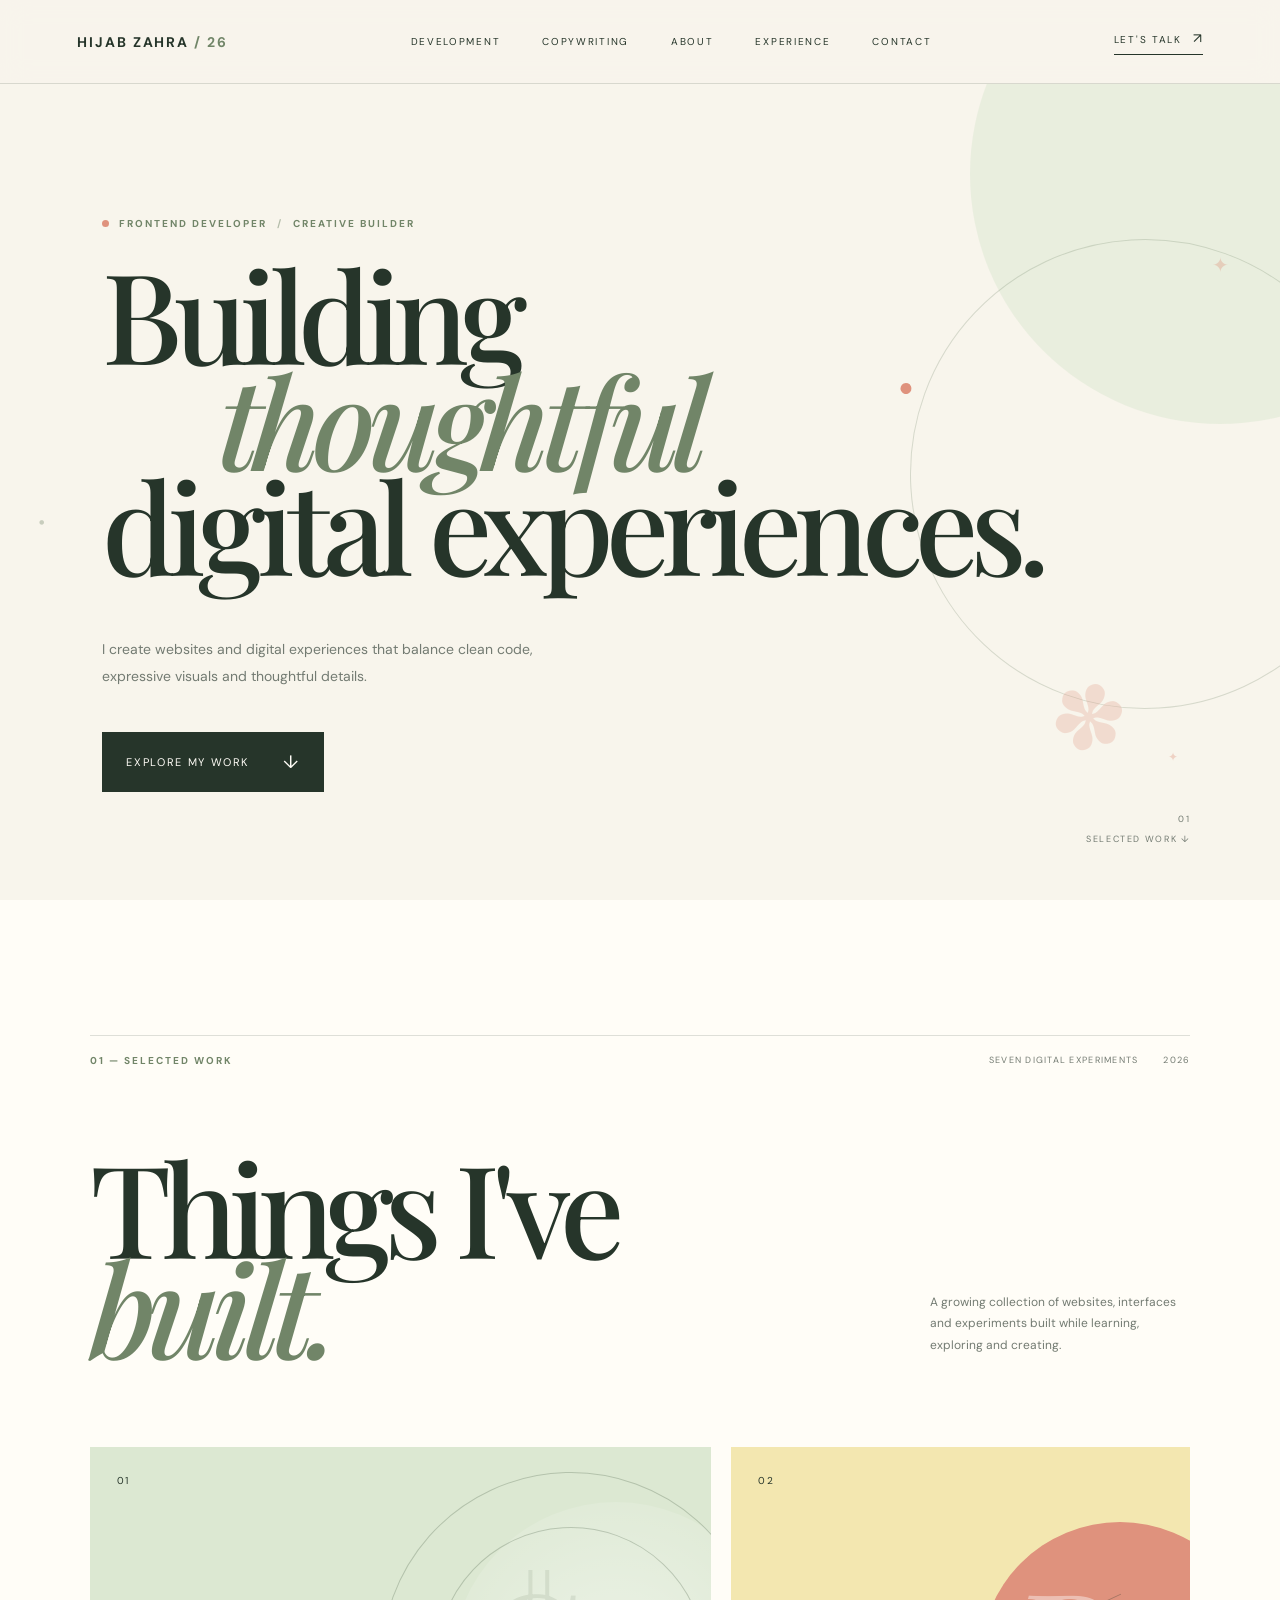
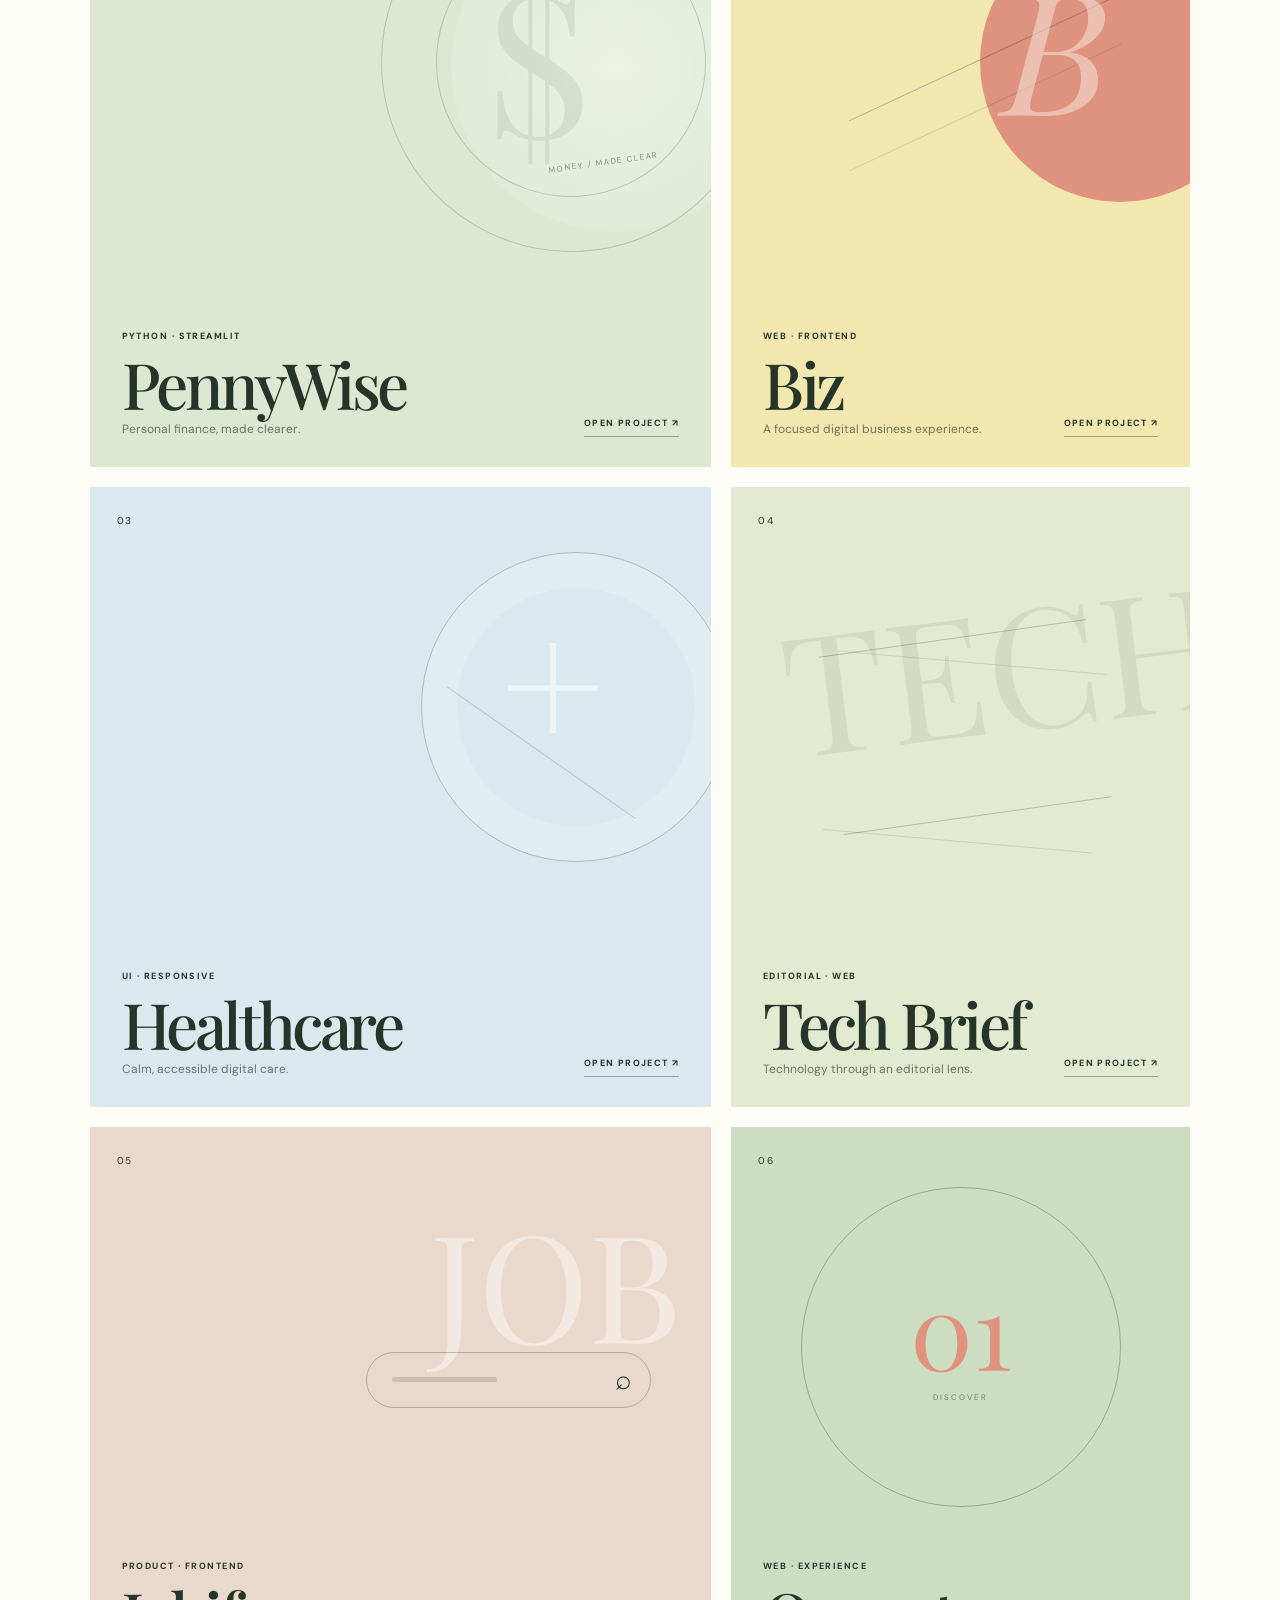
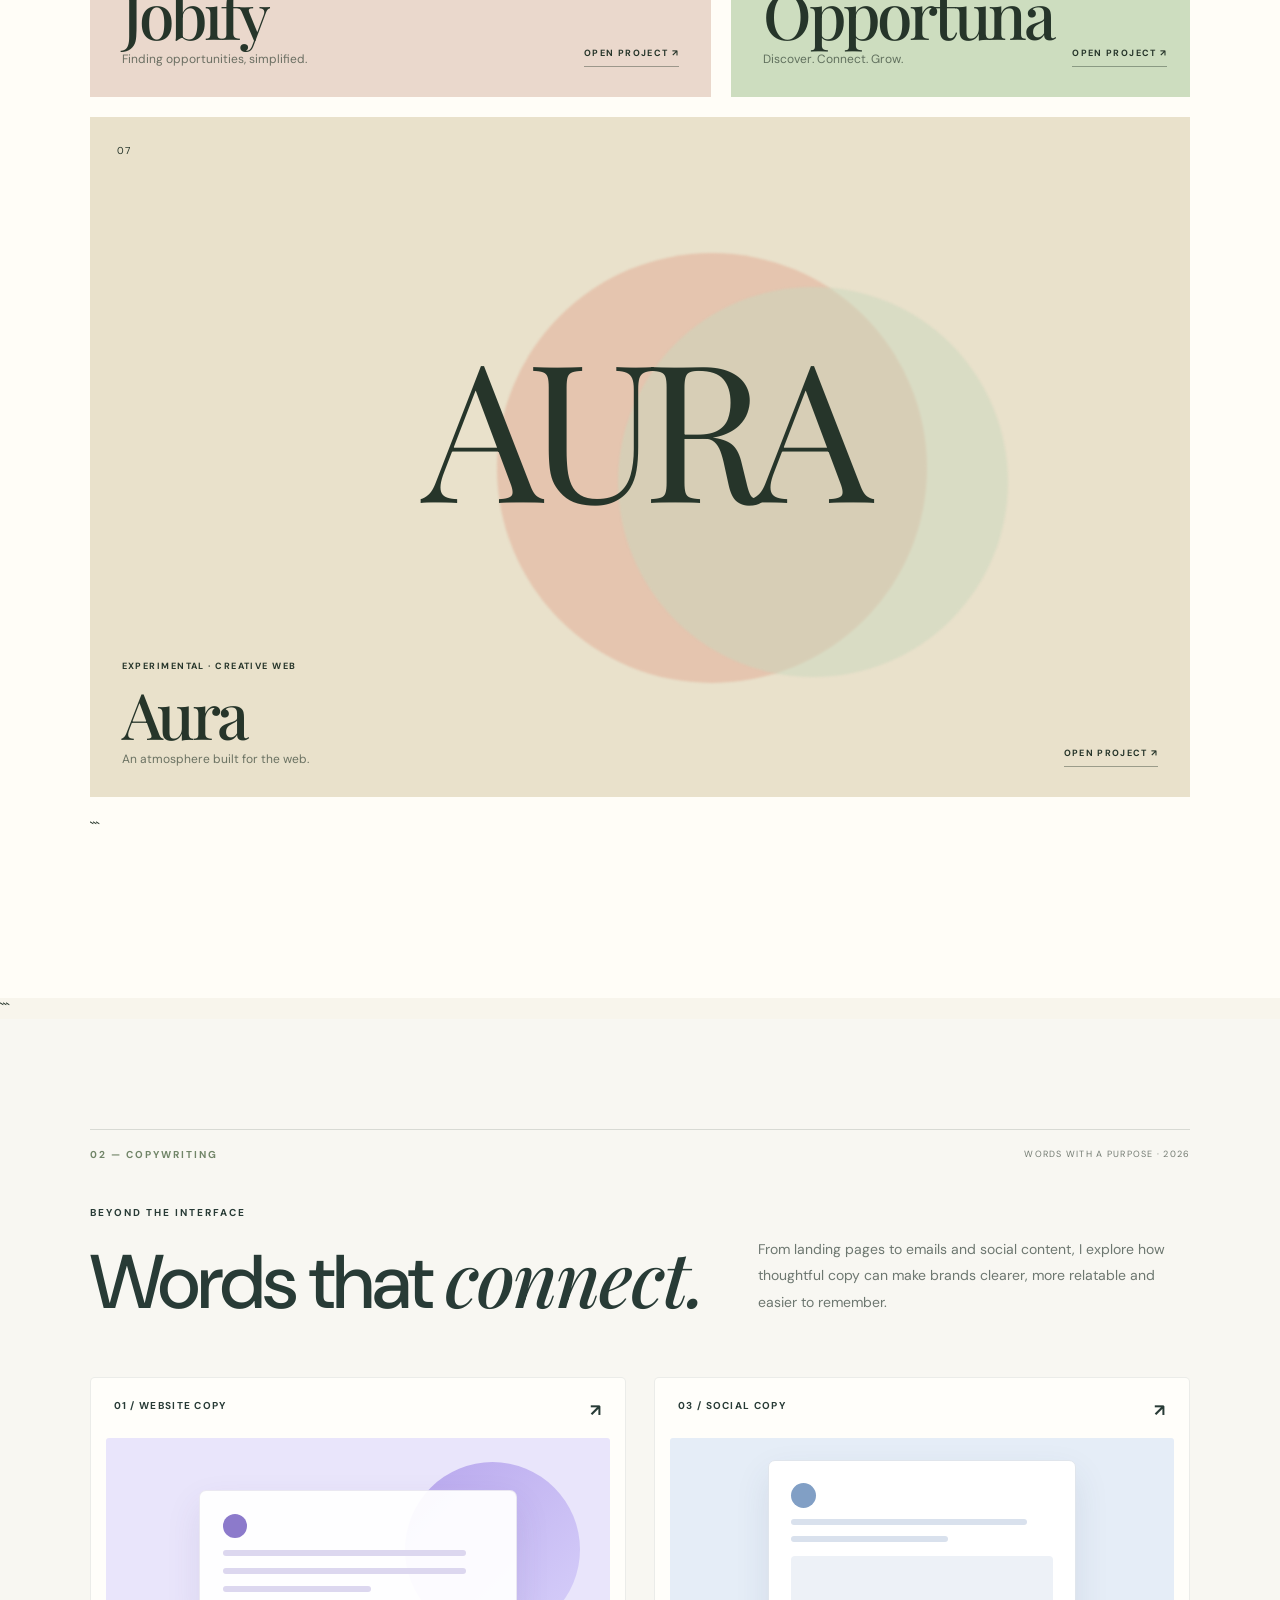
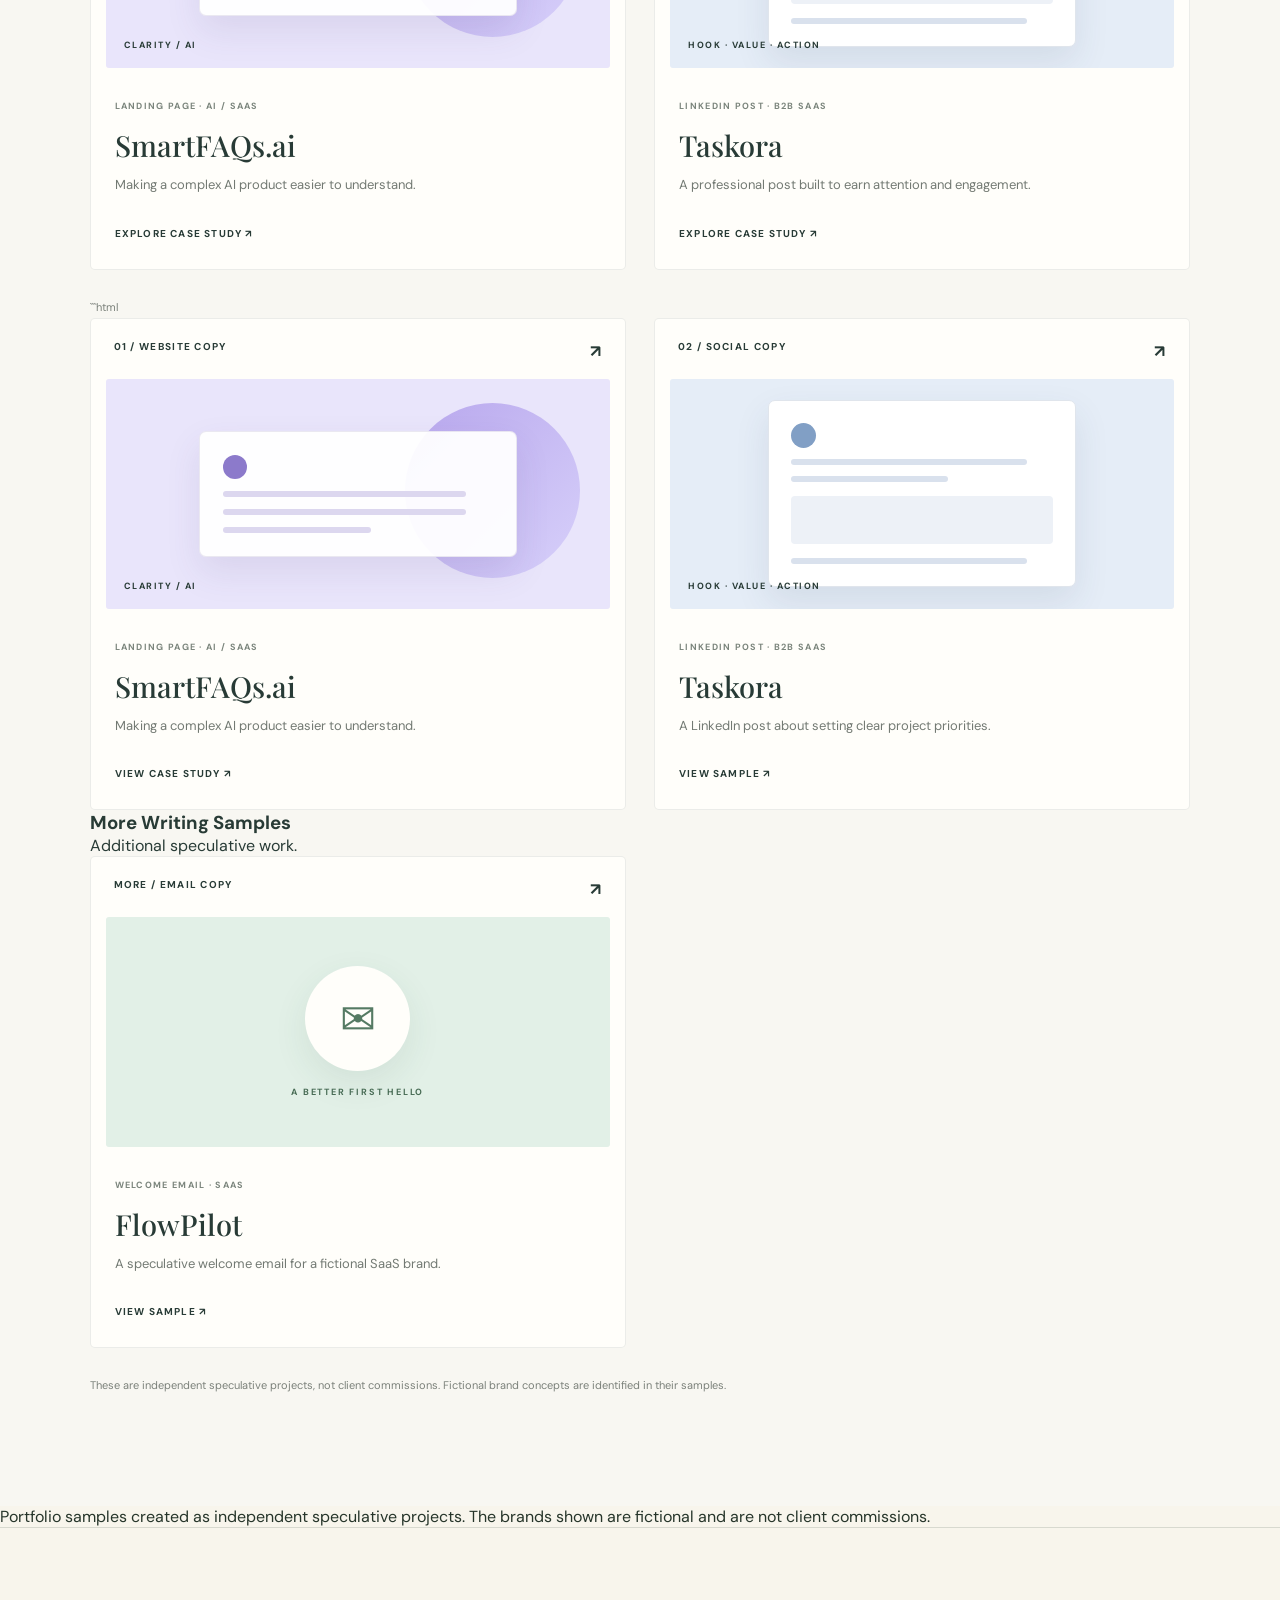
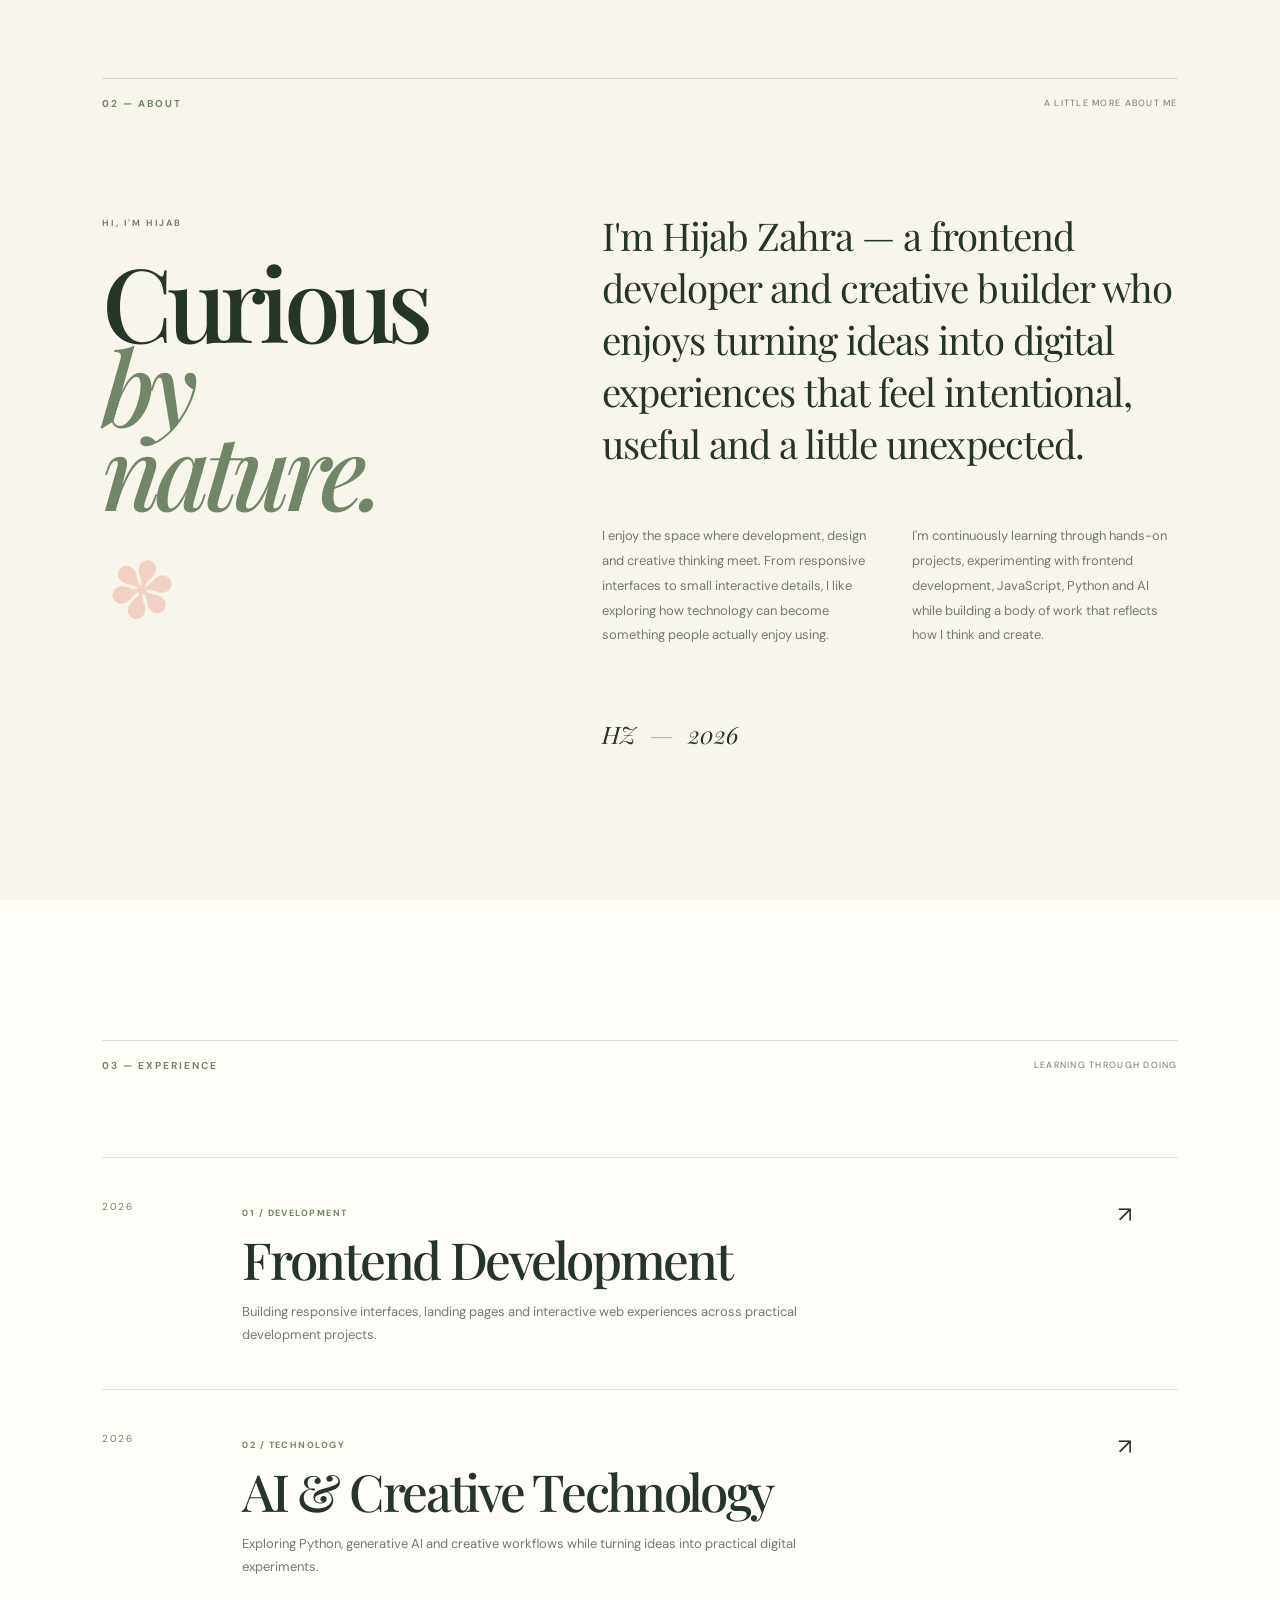
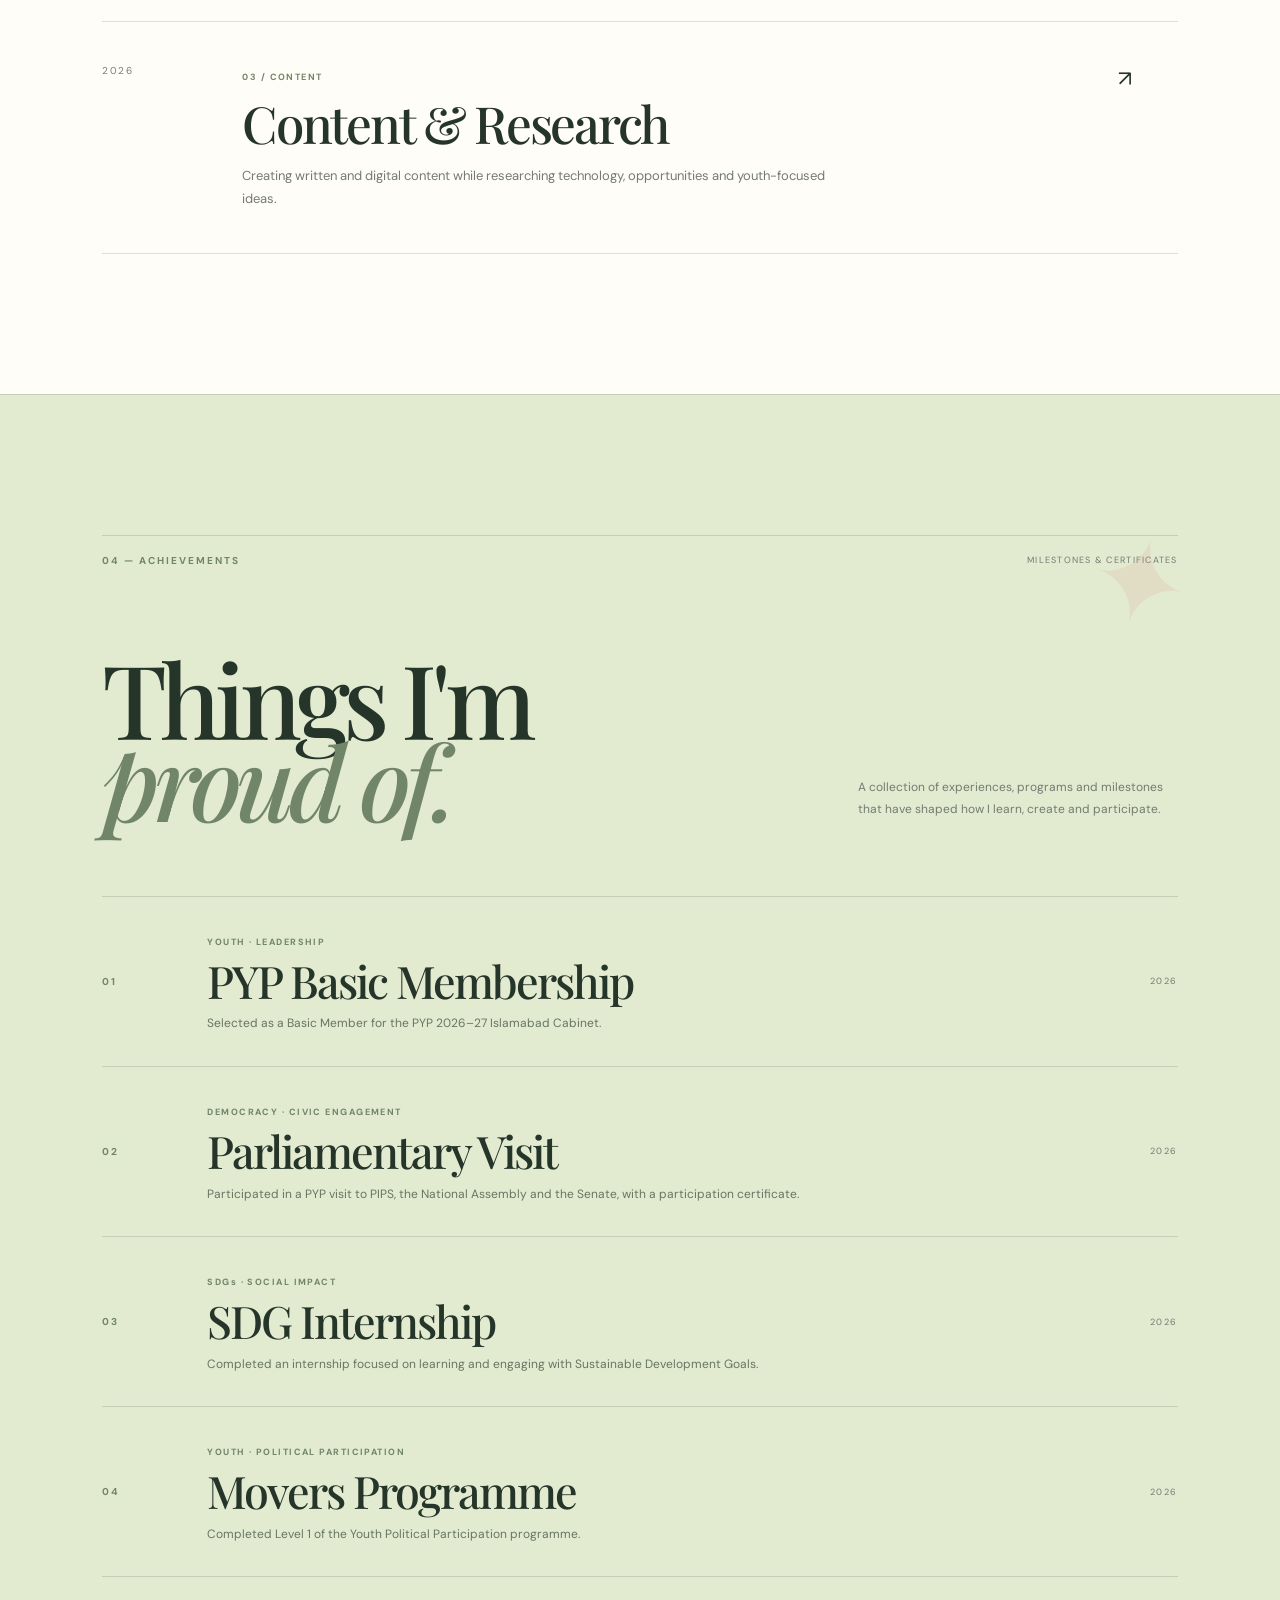
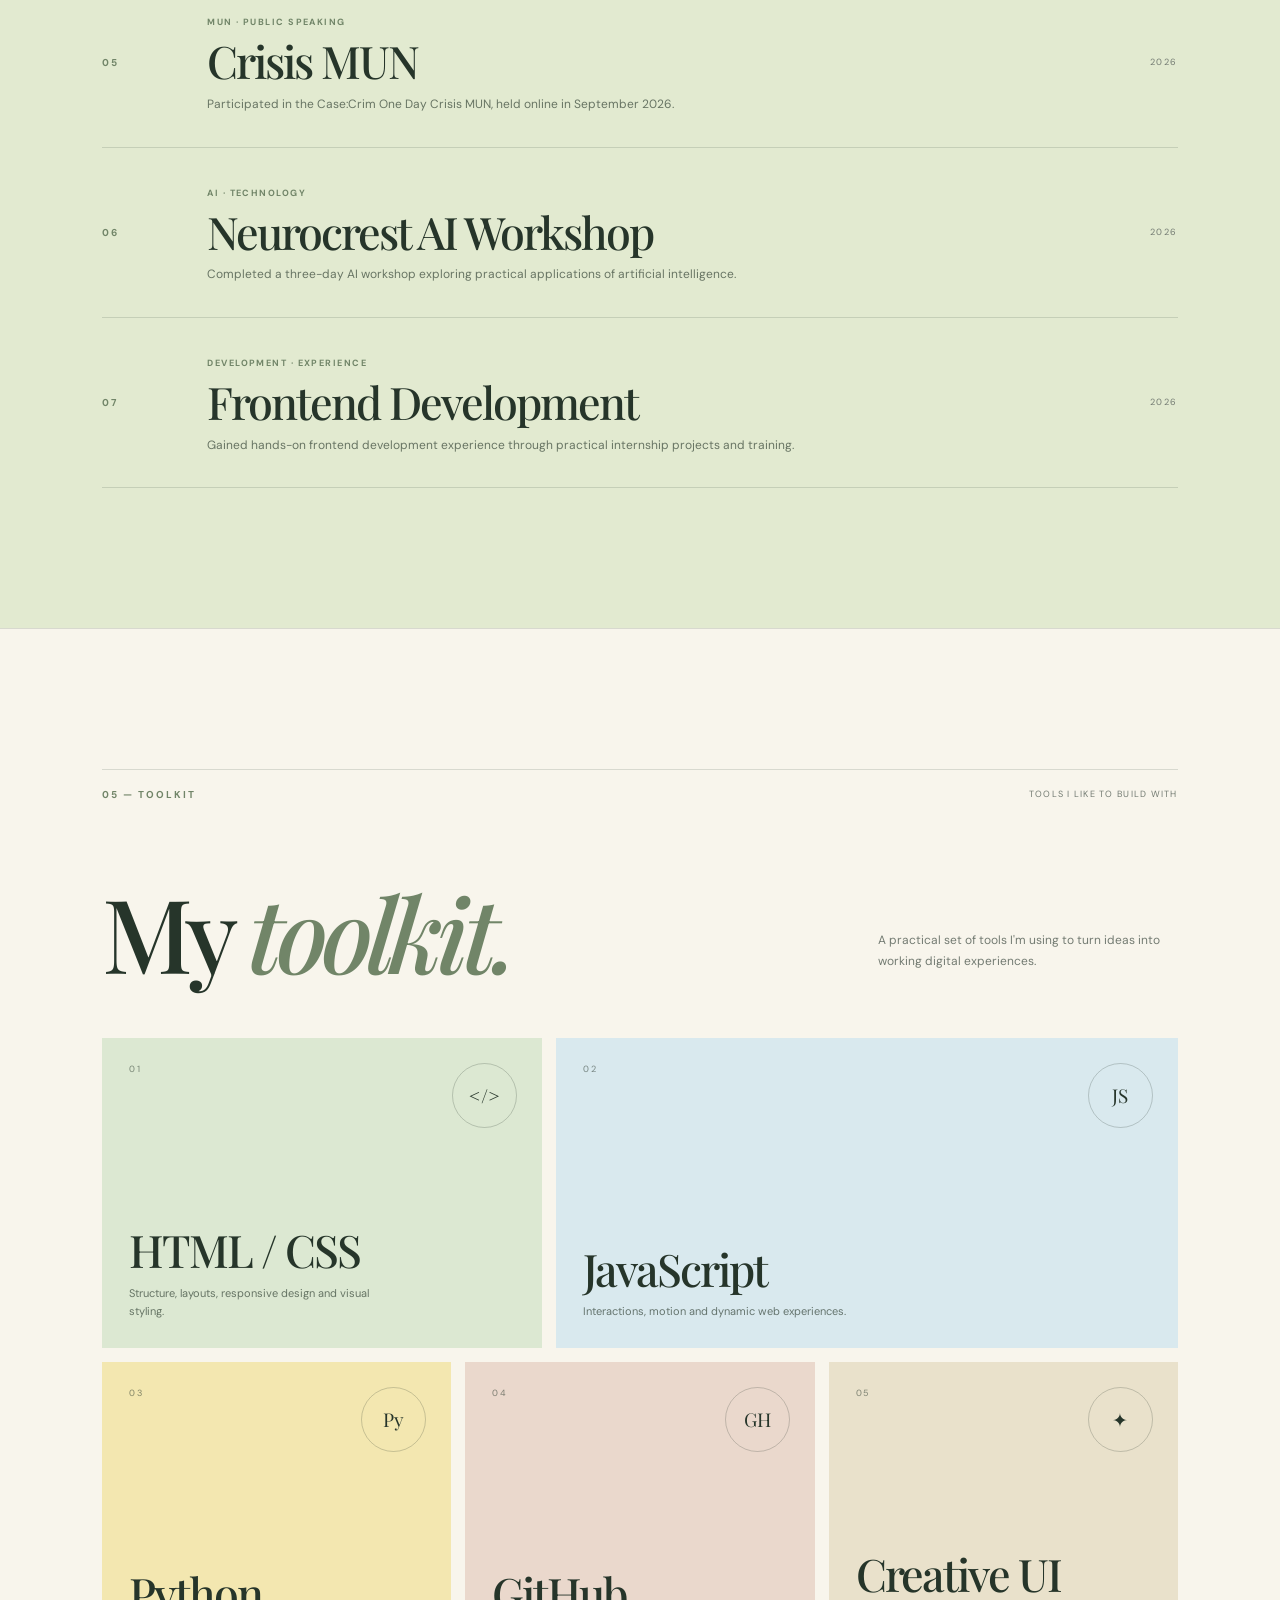
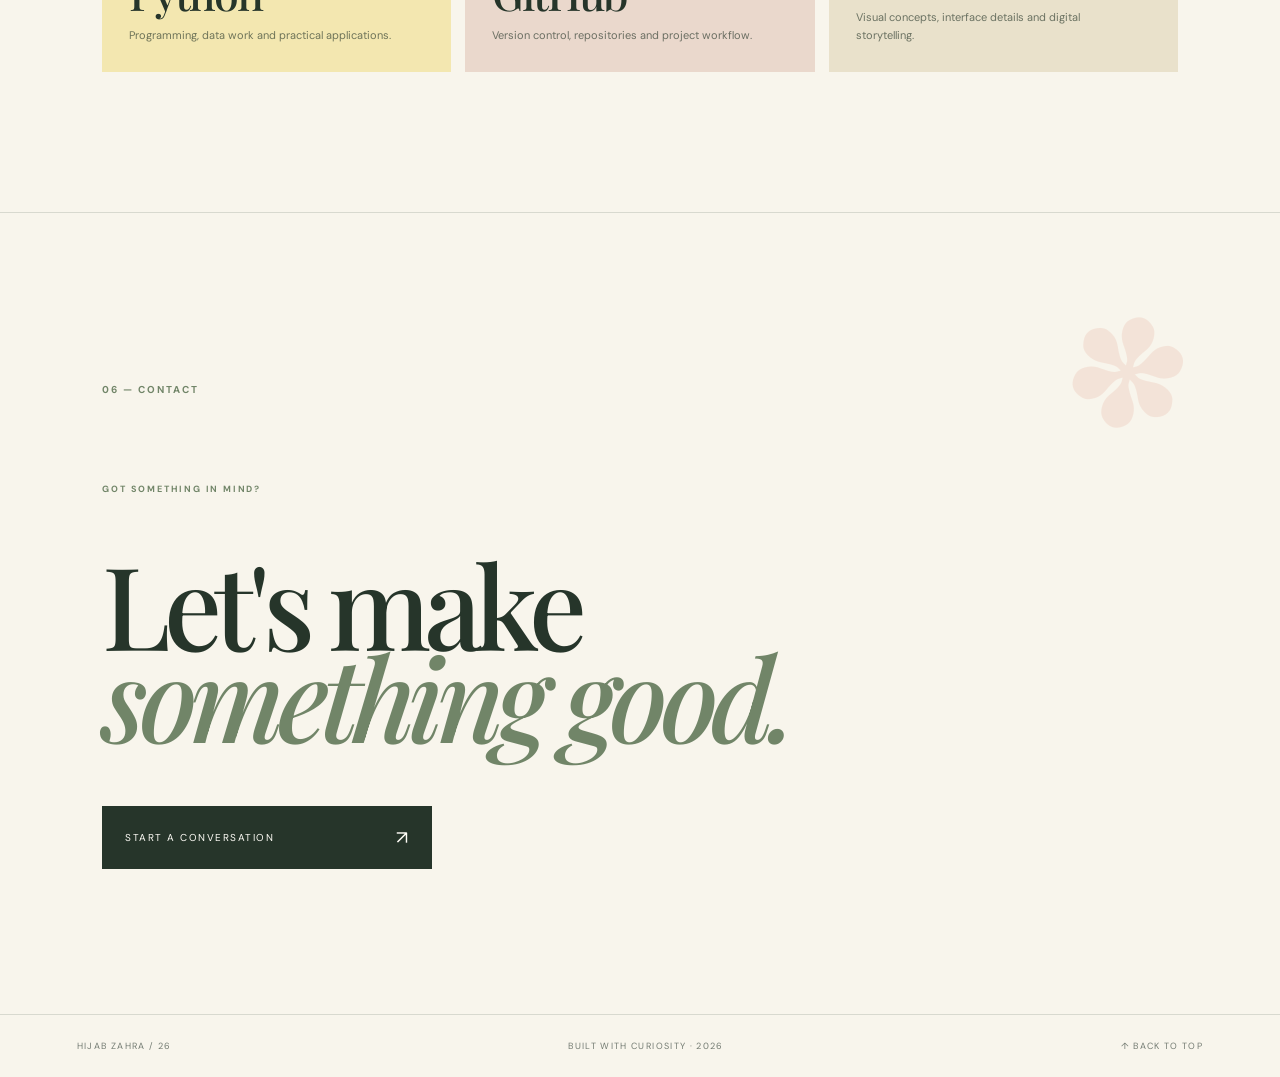
<file: index.html>
<!DOCTYPE html>
<html lang="en">
<head>
  <meta charset="UTF-8">
  <meta name="viewport" content="width=device-width, initial-scale=1.0">

  <title>HIJAB ZAHRA / 26 — Creative Developer</title>

  <link rel="preconnect" href="https://fonts.googleapis.com">
  <link rel="preconnect" href="https://fonts.gstatic.com" crossorigin>

  <link
    href="https://fonts.googleapis.com/css2?family=DM+Sans:wght@400;500;600;700&family=Playfair+Display:ital,wght@0,500;0,600;1,500;1,600&display=swap"
    rel="stylesheet"
  >

  <link rel="stylesheet" href="style.css">
</head>

<body>

  <!-- FLOATING DECOR -->

  <div class="floating-seed seed-one">✦</div>
  <div class="floating-seed seed-two">·</div>
  <div class="floating-seed seed-three">✦</div>


  <!-- HEADER -->

  <header class="site-header">

    <a href="#" class="logo">
      HIJAB ZAHRA <span>/ 26</span>
    </a>

    <nav>
  <a href="#work">Development</a>
  <a href="#copywriting">Copywriting</a>
  <a href="#about">About</a>
  <a href="#experience">Experience</a>
  <a href="#contact">Contact</a>
</nav>

    <a href="#contact" class="talk">
      Let's talk <span>↗</span>
    </a>

  </header>


  <main>

    <!-- HERO -->

    <section class="hero">

      <div class="hero-orbit"></div>

      <div class="hero-label">
        <span class="label-dot"></span>
        FRONTEND DEVELOPER
        <span class="label-divider">/</span>
        CREATIVE BUILDER
      </div>

      <h1>
        Building
        <em>thoughtful</em>
        digital experiences.
      </h1>

      <div class="hero-description">

        <p>
          I create websites and digital experiences that balance
          clean code, expressive visuals and thoughtful details.
        </p>

      </div>

      <a href="#work" class="hero-cta">

        <span class="cta-text">
          Explore my work
        </span>

        <span class="cta-arrow">
          ↓
        </span>

      </a>

      <div class="hero-flower">
        <span>✽</span>
      </div>

      <div class="hero-note">
        <span>01</span>
        <span>SELECTED WORK ↓</span>
      </div>

    </section>


    <!-- WORK -->

    <section class="work" id="work">

      <div class="section-top">

        <div class="section-number">
          01 — SELECTED WORK
        </div>

        <div class="section-caption">
          <span>SEVEN DIGITAL EXPERIMENTS</span>
          <span>2026</span>
        </div>

      </div>


      <div class="work-intro">

        <h2>
          Things I've
          <em>built.</em>
        </h2>

        <p>
          A growing collection of websites, interfaces and
          experiments built while learning, exploring and creating.
        </p>

      </div>


      <div class="projects">


        <!-- PENNYWISE -->

        <a
          href="https://pennywise-jg9jgxkjryxqwbazkapvmh.streamlit.app/"
          target="_blank"
          rel="noopener noreferrer"
          class="project project-penny"
        >

          <div class="project-number">
            01
          </div>

          <div class="project-visual penny-visual">

            <div class="penny-sun"></div>

            <div class="penny-orbit orbit-a"></div>
            <div class="penny-orbit orbit-b"></div>

            <div class="penny-symbol">
              $
            </div>

            <div class="penny-small">
              MONEY / MADE CLEAR
            </div>

          </div>

          <div class="project-content">

            <div>
              <span class="project-category">
                PYTHON · STREAMLIT
              </span>

              <h3>PennyWise</h3>

              <p>
                Personal finance, made clearer.
              </p>
            </div>

            <span class="project-link">
              OPEN PROJECT ↗
            </span>

          </div>

        </a>


        <!-- BIZ -->

        <a
          href="https://hijabezahra182-alt.github.io/biz/"
          target="_blank"
          rel="noopener noreferrer"
          class="project project-biz"
        >

          <div class="project-number">
            02
          </div>

          <div class="project-visual biz-visual">

            <div class="biz-sun"></div>

            <div class="biz-curve curve-one"></div>
            <div class="biz-curve curve-two"></div>

            <span class="biz-letter">
              B
            </span>

          </div>

          <div class="project-content">

            <div>
              <span class="project-category">
                WEB · FRONTEND
              </span>

              <h3>Biz</h3>

              <p>
                A focused digital business experience.
              </p>
            </div>

            <span class="project-link">
              OPEN PROJECT ↗
            </span>

          </div>

        </a>


        <!-- HEALTHCARE -->

        <a
          href="https://hijabezahra182-alt.github.io/healthcare-/"
          target="_blank"
          rel="noopener noreferrer"
          class="project project-health"
        >

          <div class="project-number">
            03
          </div>

          <div class="project-visual health-visual">

            <div class="health-circle"></div>

            <span class="health-plus">
              +
            </span>

            <div class="health-line"></div>

          </div>

          <div class="project-content">

            <div>
              <span class="project-category">
                UI · RESPONSIVE
              </span>

              <h3>Healthcare</h3>

              <p>
                Calm, accessible digital care.
              </p>
            </div>

            <span class="project-link">
              OPEN PROJECT ↗
            </span>

          </div>

        </a>


        <!-- TECH BRIEF -->

        <a
          href="https://hijabezahra182-alt.github.io/tech-brief/"
          target="_blank"
          rel="noopener noreferrer"
          class="project project-tech"
        >

          <div class="project-number">
            04
          </div>

          <div class="project-visual tech-visual">

            <div class="tech-word">
              TECH
            </div>

            <div class="tech-paper paper-one"></div>
            <div class="tech-paper paper-two"></div>

          </div>

          <div class="project-content">

            <div>
              <span class="project-category">
                EDITORIAL · WEB
              </span>

              <h3>Tech Brief</h3>

              <p>
                Technology through an editorial lens.
              </p>
            </div>

            <span class="project-link">
              OPEN PROJECT ↗
            </span>

          </div>

        </a>


        <!-- JOBIFY -->

        <a
          href="https://hijabezahra182-alt.github.io/jobify-website/"
          target="_blank"
          rel="noopener noreferrer"
          class="project project-jobify"
        >

          <div class="project-number">
            05
          </div>

          <div class="project-visual jobify-visual">

            <div class="jobify-word">
              JOB
            </div>

            <div class="job-search">
              <span></span>
              <b>⌕</b>
            </div>

          </div>

          <div class="project-content">

            <div>
              <span class="project-category">
                PRODUCT · FRONTEND
              </span>

              <h3>Jobify</h3>

              <p>
                Finding opportunities, simplified.
              </p>
            </div>

            <span class="project-link">
              OPEN PROJECT ↗
            </span>

          </div>

        </a>


        <!-- OPPORTUNA -->

        <a
          href="https://hijabezahra182-alt.github.io/opportuna/"
          target="_blank"
          rel="noopener noreferrer"
          class="project project-opportuna"
        >

          <div class="project-number">
            06
          </div>

          <div class="project-visual opportuna-visual">

            <div class="opportuna-ring"></div>

            <span class="op-number">
              01
            </span>

            <span class="op-small">
              DISCOVER
            </span>

          </div>

          <div class="project-content">

            <div>
              <span class="project-category">
                WEB · EXPERIENCE
              </span>

              <h3>Opportuna</h3>

              <p>
                Discover. Connect. Grow.
              </p>
            </div>

            <span class="project-link">
              OPEN PROJECT ↗
            </span>

          </div>

        </a>


        <!-- AURA -->

        <a
          href="https://hijabezahra182-alt.github.io/aura/"
          target="_blank"
          rel="noopener noreferrer"
          class="project project-aura"
        >

          <div class="project-number">
            07
          </div>

          <div class="project-visual aura-visual">

            <div class="aura-blob blob-one"></div>
            <div class="aura-blob blob-two"></div>

            <span>
              AURA
            </span>

          </div>

          <div class="project-content">

            <div>
              <span class="project-category">
                EXPERIMENTAL · CREATIVE WEB
              </span>

              <h3>Aura</h3>

              <p>
                An atmosphere built for the web.
              </p>
            </div>

            <span class="project-link">
              OPEN PROJECT ↗
            </span>

          </div>

        </a>
        ```
    


      </div>

    </section>

```
<!-- COPYWRITING PORTFOLIO -->

<section class="copywriting" id="copywriting">

  <div class="section-top">

    <div class="section-number">
      02 — COPYWRITING
    </div>

    <div class="section-caption">
      WORDS WITH A PURPOSE · 2026
    </div>

  </div>

  <div class="copywriting-intro">

    <div>
      <span class="copywriting-eyebrow">
        BEYOND THE INTERFACE
      </span>

      <h2>
        Words that
        <em>connect.</em>
      </h2>
    </div>

    <p>
      From landing pages to emails and social content,
      I explore how thoughtful copy can make brands
      clearer, more relatable and easier to remember.
    </p>

  </div>

  <div class="copywriting-grid">

    <!-- SAMPLE 01: SMARTFAQS -->

    <a href="./smartfaqs-case-study.html"
       class="copy-card copy-card-lavender">

      <div class="copy-card-top">
        <span>01 / WEBSITE COPY</span>
        <span>↗</span>
      </div>

      <div class="copy-art smart-art">
        <div class="smart-art-orb"></div>
        <div class="smart-art-window">
          <span></span>
          <i></i>
          <i></i>
          <i></i>
        </div>
        <span class="copy-art-label">CLARITY / AI</span>
      </div>

      <div class="copy-card-info">
        <span class="copy-type">LANDING PAGE · AI / SAAS</span>
        <h3>SmartFAQs.ai</h3>
        <p>Making a complex AI product easier to understand.</p>
        <span class="copy-card-link">EXPLORE CASE STUDY ↗</span>
      </div>

    </a>

    
   
    <!-- SAMPLE 03: TASKORA -->

    <a href="./taskora-linkedin-copy.html"
       class="copy-card copy-card-blue">

      <div class="copy-card-top">
        <span>03 / SOCIAL COPY</span>
        <span>↗</span>
      </div>

      <div class="copy-art task-art">
        <div class="task-post">
          <span class="task-post-dot"></span>
          <div class="task-post-line"></div>
          <div class="task-post-line short"></div>
          <div class="task-post-block"></div>
          <div class="task-post-line"></div>
        </div>
        <span class="task-art-caption">HOOK · VALUE · ACTION</span>
      </div>

      <div class="copy-card-info">
        <span class="copy-type">LINKEDIN POST · B2B SAAS</span>
        <h3>Taskora</h3>
        <p>A professional post built to earn attention and engagement.</p>
        <span class="copy-card-link">EXPLORE CASE STUDY ↗</span>
      </div>

    </a>

  </div>

  <p class="copywriting-note">
    ```html
  <div class="copywriting-grid">

    <!-- SAMPLE 01: SMARTFAQS -->

    <a href="./smartfaqs-case-study.html"
       class="copy-card copy-card-lavender">

      <div class="copy-card-top">
        <span>01 / WEBSITE COPY</span>
        <span>↗</span>
      </div>

      <div class="copy-art smart-art">
        <div class="smart-art-orb"></div>
        <div class="smart-art-window">
          <span></span>
          <i></i>
          <i></i>
          <i></i>
        </div>
        <span class="copy-art-label">CLARITY / AI</span>
      </div>

      <div class="copy-card-info">
        <span class="copy-type">LANDING PAGE · AI / SAAS</span>
        <h3>SmartFAQs.ai</h3>
        <p>Making a complex AI product easier to understand.</p>
        <span class="copy-card-link">VIEW CASE STUDY ↗</span>
      </div>

    </a>

    <!-- SAMPLE 02: TASKORA -->

    <a href="./taskora-linkedin-copy.html"
       class="copy-card copy-card-blue">

      <div class="copy-card-top">
        <span>02 / SOCIAL COPY</span>
        <span>↗</span>
      </div>

      <div class="copy-art task-art">
        <div class="task-post">
          <span class="task-post-dot"></span>
          <div class="task-post-line"></div>
          <div class="task-post-line short"></div>
          <div class="task-post-block"></div>
          <div class="task-post-line"></div>
        </div>
        <span class="task-art-caption">HOOK · VALUE · ACTION</span>
      </div>

      <div class="copy-card-info">
        <span class="copy-type">LINKEDIN POST · B2B SAAS</span>
        <h3>Taskora</h3>
        <p>A LinkedIn post about setting clear project priorities.</p>
        <span class="copy-card-link">VIEW SAMPLE ↗</span>
      </div>

    </a>

  </div>

  <!-- MORE SAMPLES -->

  <div class="copywriting-more">
    <h3>More Writing Samples</h3>
    <p>Additional speculative work.</p>

    <div class="copywriting-grid">

      <a href="./flowpilot-welcome-email.html"
         class="copy-card copy-card-mint">

        <div class="copy-card-top">
          <span>MORE / EMAIL COPY</span>
          <span>↗</span>
        </div>

        <div class="copy-art flow-art">
          <div class="flow-envelope">
            <span>✉</span>
          </div>
          <div class="flow-art-caption">A BETTER FIRST HELLO</div>
        </div>

        <div class="copy-card-info">
          <span class="copy-type">WELCOME EMAIL · SAAS</span>
          <h3>FlowPilot</h3>
          <p>A speculative welcome email for a fictional SaaS brand.</p>
          <span class="copy-card-link">VIEW SAMPLE ↗</span>
        </div>

      </a>

    </div>
  </div>

  <p class="copywriting-note">
    These are independent speculative projects, not client commissions.
    Fictional brand concepts are identified in their samples.
  </p>

</section>


    Portfolio samples created as independent speculative projects.
    The brands shown are fictional and are not client commissions.
  </p>

</section>



    <!-- ABOUT -->

    <section class="about" id="about">

      <div class="section-top">

        <div class="section-number">
          02 — ABOUT
        </div>

        <div class="section-caption">
          A LITTLE MORE ABOUT ME
        </div>

      </div>


      <div class="about-layout">

        <div class="about-title">

          <span class="tiny-label">
            HI, I'M HIJAB
          </span>

          <h2>
            Curious
            <em>by nature.</em>
          </h2>

          <div class="about-symbol">
            ✽
          </div>

        </div>


        <div class="about-text">

          <p class="about-lead">
            I'm Hijab Zahra — a frontend developer and creative
            builder who enjoys turning ideas into digital
            experiences that feel intentional, useful and a
            little unexpected.
          </p>

          <div class="about-columns">

            <p>
              I enjoy the space where development, design and
              creative thinking meet. From responsive interfaces
              to small interactive details, I like exploring how
              technology can become something people actually
              enjoy using.
            </p>

            <p>
              I'm continuously learning through hands-on projects,
              experimenting with frontend development, JavaScript,
              Python and AI while building a body of work that
              reflects how I think and create.
            </p>

          </div>

          <div class="about-signature">
            HZ <span>—</span> 2026
          </div>

        </div>

      </div>

    </section>


    <!-- EXPERIENCE -->

    <section class="experience" id="experience">

      <div class="section-top">

        <div class="section-number">
          03 — EXPERIENCE
        </div>

        <div class="section-caption">
          LEARNING THROUGH DOING
        </div>

      </div>


      <div class="experience-list">


        <article class="experience-item">

          <div class="experience-year">
            2026
          </div>

          <div class="experience-main">

            <span>
              01 / DEVELOPMENT
            </span>

            <h3>
              Frontend Development
            </h3>

            <p>
              Building responsive interfaces, landing pages
              and interactive web experiences across practical
              development projects.
            </p>

          </div>

          <div class="experience-arrow">
            ↗
          </div>

        </article>


        <article class="experience-item">

          <div class="experience-year">
            2026
          </div>

          <div class="experience-main">

            <span>
              02 / TECHNOLOGY
            </span>

            <h3>
              AI & Creative Technology
            </h3>

            <p>
              Exploring Python, generative AI and creative
              workflows while turning ideas into practical
              digital experiments.
            </p>

          </div>

          <div class="experience-arrow">
            ↗
          </div>

        </article>


        <article class="experience-item">

          <div class="experience-year">
            2026
          </div>

          <div class="experience-main">

            <span>
              03 / CONTENT
            </span>

            <h3>
              Content & Research
            </h3>

            <p>
              Creating written and digital content while
              researching technology, opportunities and
              youth-focused ideas.
            </p>

          </div>

          <div class="experience-arrow">
            ↗
          </div>

        </article>


      </div>

    </section>

    <!-- ACHIEVEMENTS -->

<section class="achievements" id="achievements">

  <div class="section-top">

    <div class="section-number">
      04 — ACHIEVEMENTS
    </div>

    <div class="section-caption">
      MILESTONES & CERTIFICATES
    </div>

  </div>


  <div class="achievements-heading">

    <h2>
      Things I'm
      <em>proud of.</em>
    </h2>

    <p>
      A collection of experiences, programs and milestones
      that have shaped how I learn, create and participate.
    </p>

  </div>


  <div class="achievement-list">


    <article class="achievement-item">

      <div class="achievement-number">
        01
      </div>

      <div class="achievement-content">
        <span>YOUTH · LEADERSHIP</span>

        <h3>
          PYP Basic Membership
        </h3>

        <p>
          Selected as a Basic Member for the PYP 2026–27
          Islamabad Cabinet.
        </p>
      </div>

      <div class="achievement-year">
        2026
      </div>

    </article>


    <article class="achievement-item">

      <div class="achievement-number">
        02
      </div>

      <div class="achievement-content">
        <span>DEMOCRACY · CIVIC ENGAGEMENT</span>

        <h3>
          Parliamentary Visit
        </h3>

        <p>
          Participated in a PYP visit to PIPS, the National
          Assembly and the Senate, with a participation certificate.
        </p>
      </div>

      <div class="achievement-year">
        2026
      </div>

    </article>


    <article class="achievement-item">

      <div class="achievement-number">
        03
      </div>

      <div class="achievement-content">
        <span>SDGs · SOCIAL IMPACT</span>

        <h3>
          SDG Internship
        </h3>

        <p>
          Completed an internship focused on learning and
          engaging with Sustainable Development Goals.
        </p>
      </div>

      <div class="achievement-year">
        2026
      </div>

    </article>


    <article class="achievement-item">

      <div class="achievement-number">
        04
      </div>

      <div class="achievement-content">
        <span>YOUTH · POLITICAL PARTICIPATION</span>

        <h3>
          Movers Programme
        </h3>

        <p>
          Completed Level 1 of the Youth Political Participation
          programme.
        </p>
      </div>

      <div class="achievement-year">
        2026
      </div>

    </article>


    <article class="achievement-item">

      <div class="achievement-number">
        05
      </div>

      <div class="achievement-content">
        <span>MUN · PUBLIC SPEAKING</span>

        <h3>
          Crisis MUN
        </h3>

        <p>
          Participated in the Case:Crim One Day Crisis MUN,
          held online in September 2026.
        </p>
      </div>

      <div class="achievement-year">
        2026
      </div>

    </article>


    <article class="achievement-item">

      <div class="achievement-number">
        06
      </div>

      <div class="achievement-content">
        <span>AI · TECHNOLOGY</span>

        <h3>
          Neurocrest AI Workshop
        </h3>

        <p>
          Completed a three-day AI workshop exploring
          practical applications of artificial intelligence.
        </p>
      </div>

      <div class="achievement-year">
        2026
      </div>

    </article>


    <article class="achievement-item">

      <div class="achievement-number">
        07
      </div>

      <div class="achievement-content">
        <span>DEVELOPMENT · EXPERIENCE</span>

        <h3>
          Frontend Development
        </h3>

        <p>
          Gained hands-on frontend development experience
          through practical internship projects and training.
        </p>
      </div>

      <div class="achievement-year">
        2026
      </div>

    </article>


  </div>

</section>


    <!-- SKILLS -->

    <section class="skills">

      <div class="section-top">

        <div class="section-number">
          05 — TOOLKIT
        </div>

        <div class="section-caption">
          TOOLS I LIKE TO BUILD WITH
        </div>

      </div>


      <div class="skills-heading">

        <h2>
          My
          <em>toolkit.</em>
        </h2>

        <p>
          A practical set of tools I'm using to turn ideas
          into working digital experiences.
        </p>

      </div>


      <div class="skills-grid">


        <div class="skill-card skill-sage">

          <span class="skill-no">
            01
          </span>

          <div class="skill-icon">
            &lt;/&gt;
          </div>

          <h3>
            HTML / CSS
          </h3>

          <p>
            Structure, layouts, responsive design and visual
            styling.
          </p>

        </div>


        <div class="skill-card skill-blue">

          <span class="skill-no">
            02
          </span>

          <div class="skill-icon">
            JS
          </div>

          <h3>
            JavaScript
          </h3>

          <p>
            Interactions, motion and dynamic web experiences.
          </p>

        </div>


        <div class="skill-card skill-butter">

          <span class="skill-no">
            03
          </span>

          <div class="skill-icon">
            Py
          </div>

          <h3>
            Python
          </h3>

          <p>
            Programming, data work and practical applications.
          </p>

        </div>


        <div class="skill-card skill-coral">

          <span class="skill-no">
            04
          </span>

          <div class="skill-icon">
            GH
          </div>

          <h3>
            GitHub
          </h3>

          <p>
            Version control, repositories and project workflow.
          </p>

        </div>


        <div class="skill-card skill-cream">

          <span class="skill-no">
            05
          </span>

          <div class="skill-icon">
            ✦
          </div>

          <h3>
            Creative UI
          </h3>

          <p>
            Visual concepts, interface details and digital
            storytelling.
          </p>

        </div>


      </div>

    </section>


    <!-- CONTACT -->

    <section class="contact" id="contact">

      <div class="contact-decoration">
        ✽
      </div>

      <div class="section-number">
        06 — CONTACT
      </div>

      <div class="contact-inner">

        <span class="contact-small">
          GOT SOMETHING IN MIND?
        </span>

        <h2>
          Let's make
          <em>something good.</em>
        </h2>

        <a
          href="mailto:hijabezahra182@gmail.com"
          class="contact-button"
        >
          <span>Start a conversation</span>
          <strong>↗</strong>
        </a>

      </div>

    </section>

  </main>


  <!-- FOOTER -->

  <footer>

    <span>
      HIJAB ZAHRA / 26
    </span>

    <span>
      BUILT WITH CURIOSITY · 2026
    </span>

    <span>
      ↑ BACK TO TOP
    </span>

  </footer>


  <script src="script.js"></script>

</body>
</html>
</file>
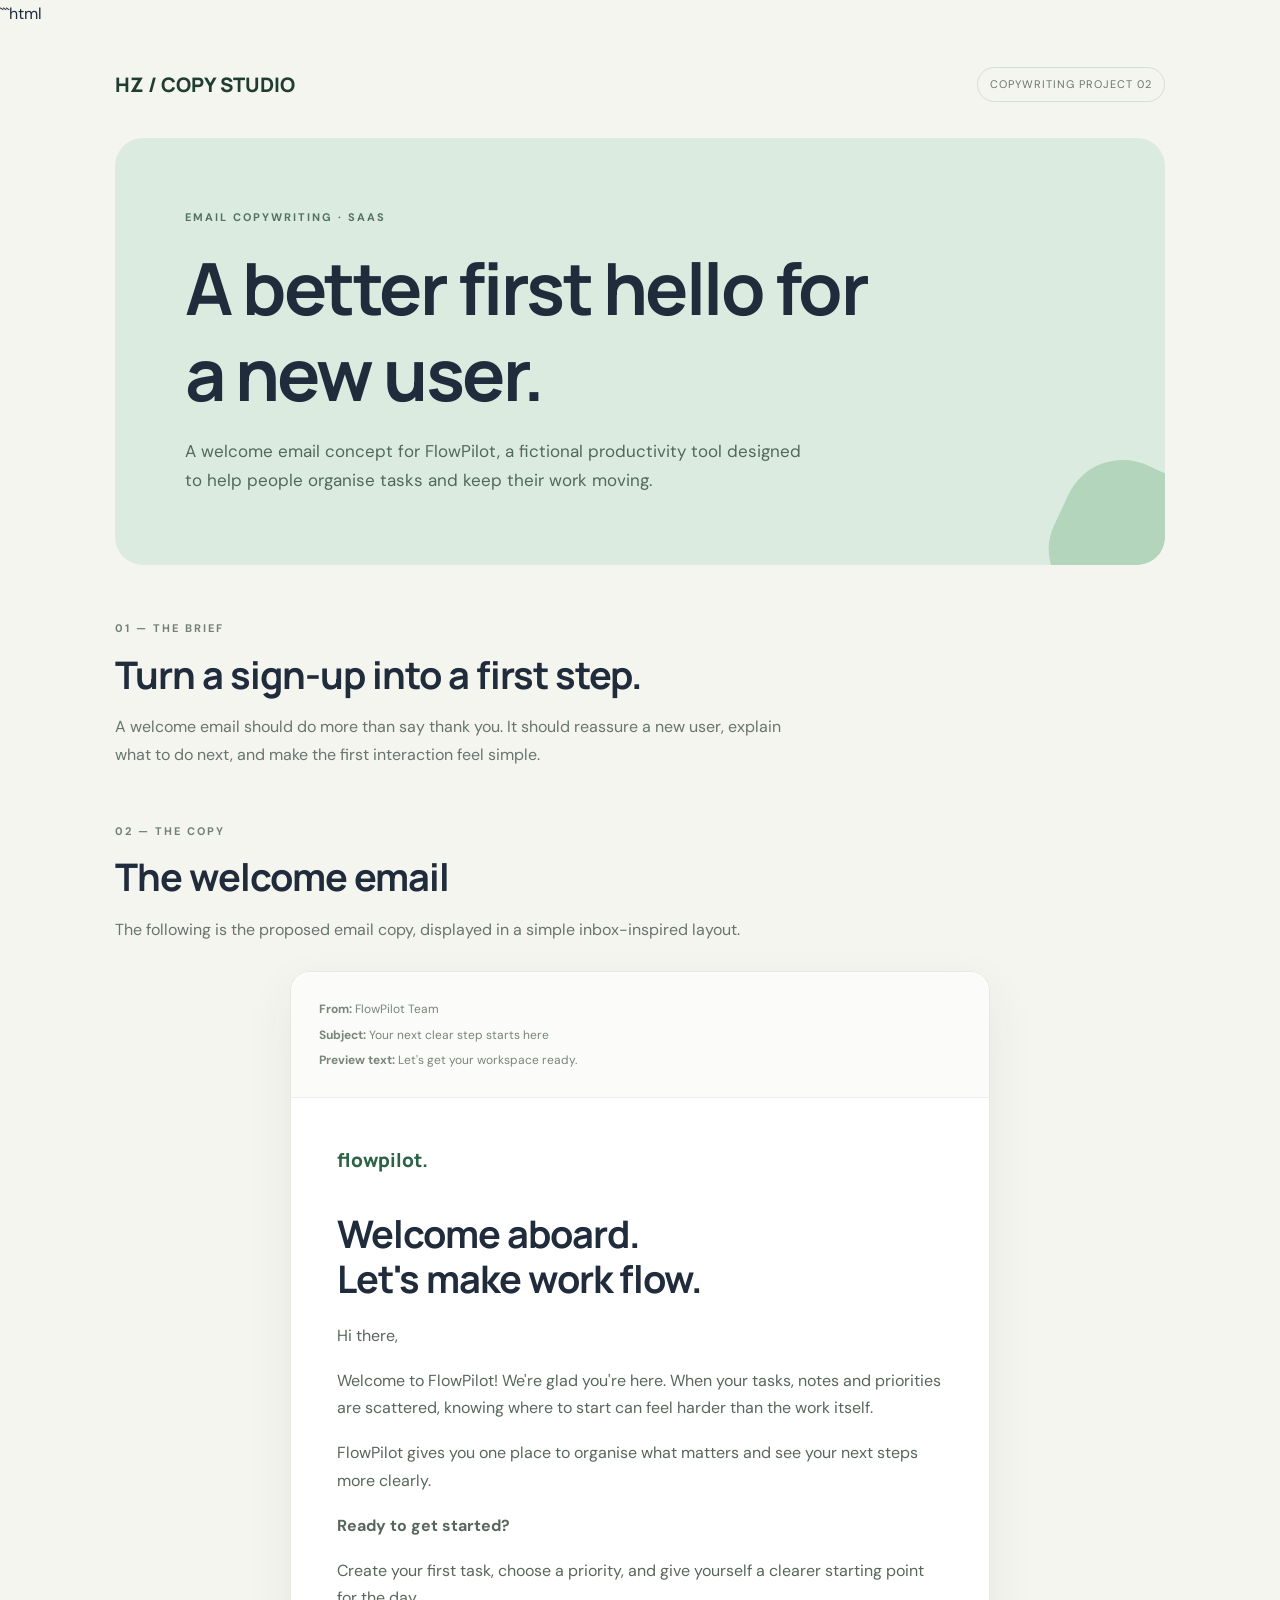
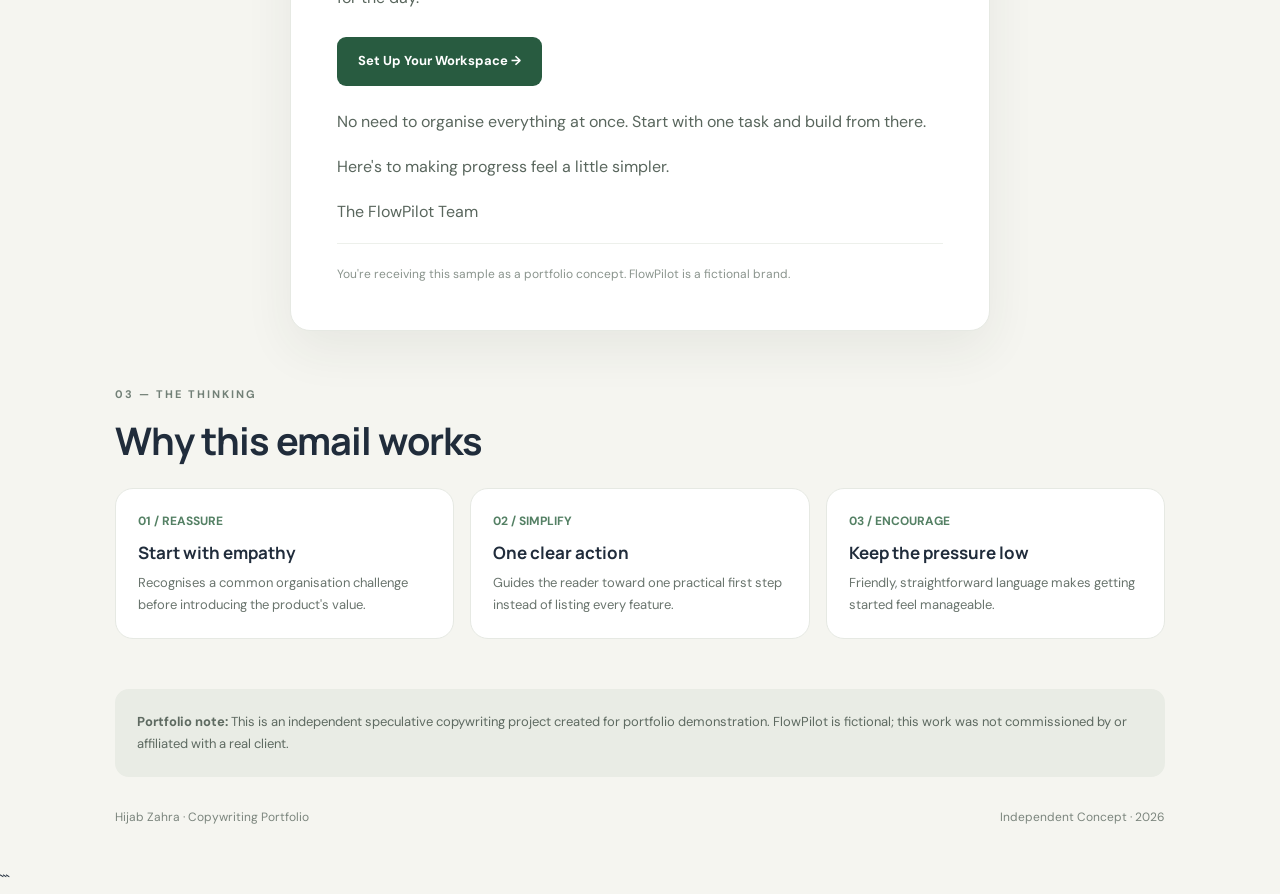
<file: flowpilot-welcome-email.html>
```html
<!DOCTYPE html>
<html lang="en">
<head>
  <meta charset="UTF-8">
  <meta name="viewport" content="width=device-width, initial-scale=1.0">
  <title>FlowPilot — Welcome Email Copywriting Case Study</title>

  <link rel="preconnect" href="https://fonts.googleapis.com">
  <link href="https://fonts.googleapis.com/css2?family=DM+Sans:wght@400;500;600;700&family=Manrope:wght@400;500;600;700;800&display=swap" rel="stylesheet">

  <style>
    * {
      box-sizing: border-box;
      margin: 0;
      padding: 0;
    }

    body {
      font-family: 'DM Sans', sans-serif;
      background: #f5f5f0;
      color: #202c3b;
      line-height: 1.7;
    }

    .page {
      width: min(100% - 32px, 1050px);
      margin: 40px auto;
    }

    .topbar {
      display: flex;
      justify-content: space-between;
      align-items: center;
      gap: 16px;
      margin-bottom: 36px;
      font-size: 13px;
      color: #69766f;
    }

    .brand {
      font-family: 'Manrope', sans-serif;
      font-weight: 800;
      font-size: 20px;
      color: #203d32;
    }

    .pill {
      border: 1px solid #d5ded5;
      border-radius: 30px;
      padding: 7px 12px;
      font-size: 11px;
      letter-spacing: 1px;
      text-transform: uppercase;
    }

    .hero {
      background: #dcebe0;
      border-radius: 28px;
      padding: clamp(28px, 6vw, 70px);
      position: relative;
      overflow: hidden;
    }

    .eyebrow {
      text-transform: uppercase;
      letter-spacing: 2px;
      font-size: 11px;
      font-weight: 700;
      color: #547262;
      margin-bottom: 18px;
    }

    h1, h2, h3 {
      font-family: 'Manrope', sans-serif;
      line-height: 1.2;
    }

    h1 {
      font-size: clamp(38px, 7vw, 72px);
      max-width: 720px;
      letter-spacing: -2.5px;
      margin-bottom: 20px;
    }

    .hero p {
      max-width: 620px;
      color: #52685b;
      font-size: 17px;
    }

    .hero-shape {
      width: 150px;
      height: 150px;
      border-radius: 45% 55% 58% 42%;
      background: #b3d5bc;
      position: absolute;
      right: -40px;
      bottom: -50px;
      transform: rotate(25deg);
    }

    .section {
      margin-top: 54px;
    }

    .section-label {
      font-size: 11px;
      letter-spacing: 2px;
      text-transform: uppercase;
      color: #728077;
      margin-bottom: 14px;
      font-weight: 700;
    }

    h2 {
      font-size: clamp(26px, 4vw, 38px);
      margin-bottom: 16px;
      letter-spacing: -1px;
    }

    .intro {
      max-width: 700px;
      color: #68746d;
    }

    .email-shell {
      max-width: 700px;
      margin: 28px auto 0;
      background: #ffffff;
      border: 1px solid #e6e9e3;
      border-radius: 20px;
      overflow: hidden;
      box-shadow: 0 18px 50px rgba(36, 61, 46, 0.07);
    }

    .email-header {
      padding: 22px 28px;
      border-bottom: 1px solid #edf0eb;
      background: #fbfcf9;
    }

    .email-header div {
      font-size: 12px;
      color: #78847c;
      margin: 5px 0;
      overflow-wrap: anywhere;
    }

    .email-body {
      padding: clamp(24px, 5vw, 46px);
    }

    .email-logo {
      font-family: 'Manrope', sans-serif;
      font-size: 19px;
      font-weight: 800;
      color: #2c6346;
      margin-bottom: 34px;
    }

    .email-body h3 {
      font-size: clamp(27px, 4vw, 38px);
      margin-bottom: 20px;
      letter-spacing: -1px;
    }

    .email-body p {
      color: #59665d;
      margin-bottom: 18px;
    }

    .email-button {
      display: inline-block;
      background: #285b40;
      color: #ffffff;
      text-decoration: none;
      padding: 13px 21px;
      border-radius: 9px;
      font-weight: 700;
      font-size: 13px;
      margin: 8px 0 22px;
    }

    .email-note {
      font-size: 12px;
      color: #8a948d;
      border-top: 1px solid #edf0eb;
      padding-top: 20px;
      margin-top: 16px;
    }

    .strategy-grid {
      display: grid;
      grid-template-columns: repeat(3, 1fr);
      gap: 16px;
      margin-top: 24px;
    }

    .strategy-card {
      background: #ffffff;
      border: 1px solid #e6e9e3;
      border-radius: 18px;
      padding: 22px;
    }

    .strategy-card span {
      font-size: 12px;
      color: #548064;
      font-weight: 700;
    }

    .strategy-card h3 {
      font-size: 17px;
      margin: 12px 0 8px;
    }

    .strategy-card p {
      font-size: 13px;
      color: #69746d;
    }

    .disclaimer {
      margin-top: 50px;
      padding: 22px;
      border-radius: 14px;
      background: #e9ece5;
      font-size: 13px;
      color: #5e6a61;
    }

    footer {
      display: flex;
      justify-content: space-between;
      flex-wrap: wrap;
      gap: 12px;
      margin: 30px 0;
      font-size: 12px;
      color: #7b857d;
    }

    @media (max-width: 650px) {
      .page {
        margin: 20px auto;
      }

      .strategy-grid {
        grid-template-columns: 1fr;
      }

      .topbar {
        align-items: flex-start;
        flex-direction: column;
      }

      .hero-shape {
        opacity: 0.45;
      }
    }
  </style>
</head>

<body>
  <main class="page">

    <header class="topbar">
      <div class="brand">HZ / COPY STUDIO</div>
      <div class="pill">Copywriting Project 02</div>
    </header>

    <section class="hero">
      <div class="eyebrow">Email Copywriting · SaaS</div>
      <h1>A better first hello for a new user.</h1>
      <p>
        A welcome email concept for FlowPilot, a fictional
        productivity tool designed to help people organise
        tasks and keep their work moving.
      </p>
      <div class="hero-shape"></div>
    </section>

    <section class="section">
      <div class="section-label">01 — The Brief</div>
      <h2>Turn a sign-up into a first step.</h2>
      <p class="intro">
        A welcome email should do more than say thank you.
        It should reassure a new user, explain what to do next,
        and make the first interaction feel simple.
      </p>
    </section>

    <section class="section">
      <div class="section-label">02 — The Copy</div>
      <h2>The welcome email</h2>
      <p class="intro">
        The following is the proposed email copy, displayed
        in a simple inbox-inspired layout.
      </p>

      <div class="email-shell">
        <div class="email-header">
          <div><strong>From:</strong> FlowPilot Team</div>
          <div><strong>Subject:</strong> Your next clear step starts here</div>
          <div><strong>Preview text:</strong> Let's get your workspace ready.</div>
        </div>

        <div class="email-body">
          <div class="email-logo">flowpilot.</div>

          <h3>Welcome aboard.<br>Let's make work flow.</h3>

          <p>Hi there,</p>

          <p>
            Welcome to FlowPilot! We're glad you're here.
            When your tasks, notes and priorities are scattered,
            knowing where to start can feel harder than the work itself.
          </p>

          <p>
            FlowPilot gives you one place to organise what matters
            and see your next steps more clearly.
          </p>

          <p><strong>Ready to get started?</strong></p>

          <p>
            Create your first task, choose a priority, and give
            yourself a clearer starting point for the day.
          </p>

          <a href="#email-strategy" class="email-button">
            Set Up Your Workspace →
          </a>

          <p>
            No need to organise everything at once.
            Start with one task and build from there.
          </p>

          <p>
            Here's to making progress feel a little simpler.
          </p>

          <p>
            The FlowPilot Team
          </p>

          <div class="email-note">
            You're receiving this sample as a portfolio concept.
            FlowPilot is a fictional brand.
          </div>
        </div>
      </div>
    </section>

    <section class="section" id="email-strategy">
      <div class="section-label">03 — The Thinking</div>
      <h2>Why this email works</h2>

      <div class="strategy-grid">
        <article class="strategy-card">
          <span>01 / REASSURE</span>
          <h3>Start with empathy</h3>
          <p>
            Recognises a common organisation challenge before
            introducing the product's value.
          </p>
        </article>

        <article class="strategy-card">
          <span>02 / SIMPLIFY</span>
          <h3>One clear action</h3>
          <p>
            Guides the reader toward one practical first step
            instead of listing every feature.
          </p>
        </article>

        <article class="strategy-card">
          <span>03 / ENCOURAGE</span>
          <h3>Keep the pressure low</h3>
          <p>
            Friendly, straightforward language makes getting
            started feel manageable.
          </p>
        </article>
      </div>
    </section>

    <section class="disclaimer">
      <strong>Portfolio note:</strong>
      This is an independent speculative copywriting project
      created for portfolio demonstration. FlowPilot is fictional;
      this work was not commissioned by or affiliated with a real client.
    </section>

    <footer>
      <span>Hijab Zahra · Copywriting Portfolio</span>
      <span>Independent Concept · 2026</span>
    </footer>

  </main>
</body>
</html>
```
</file>
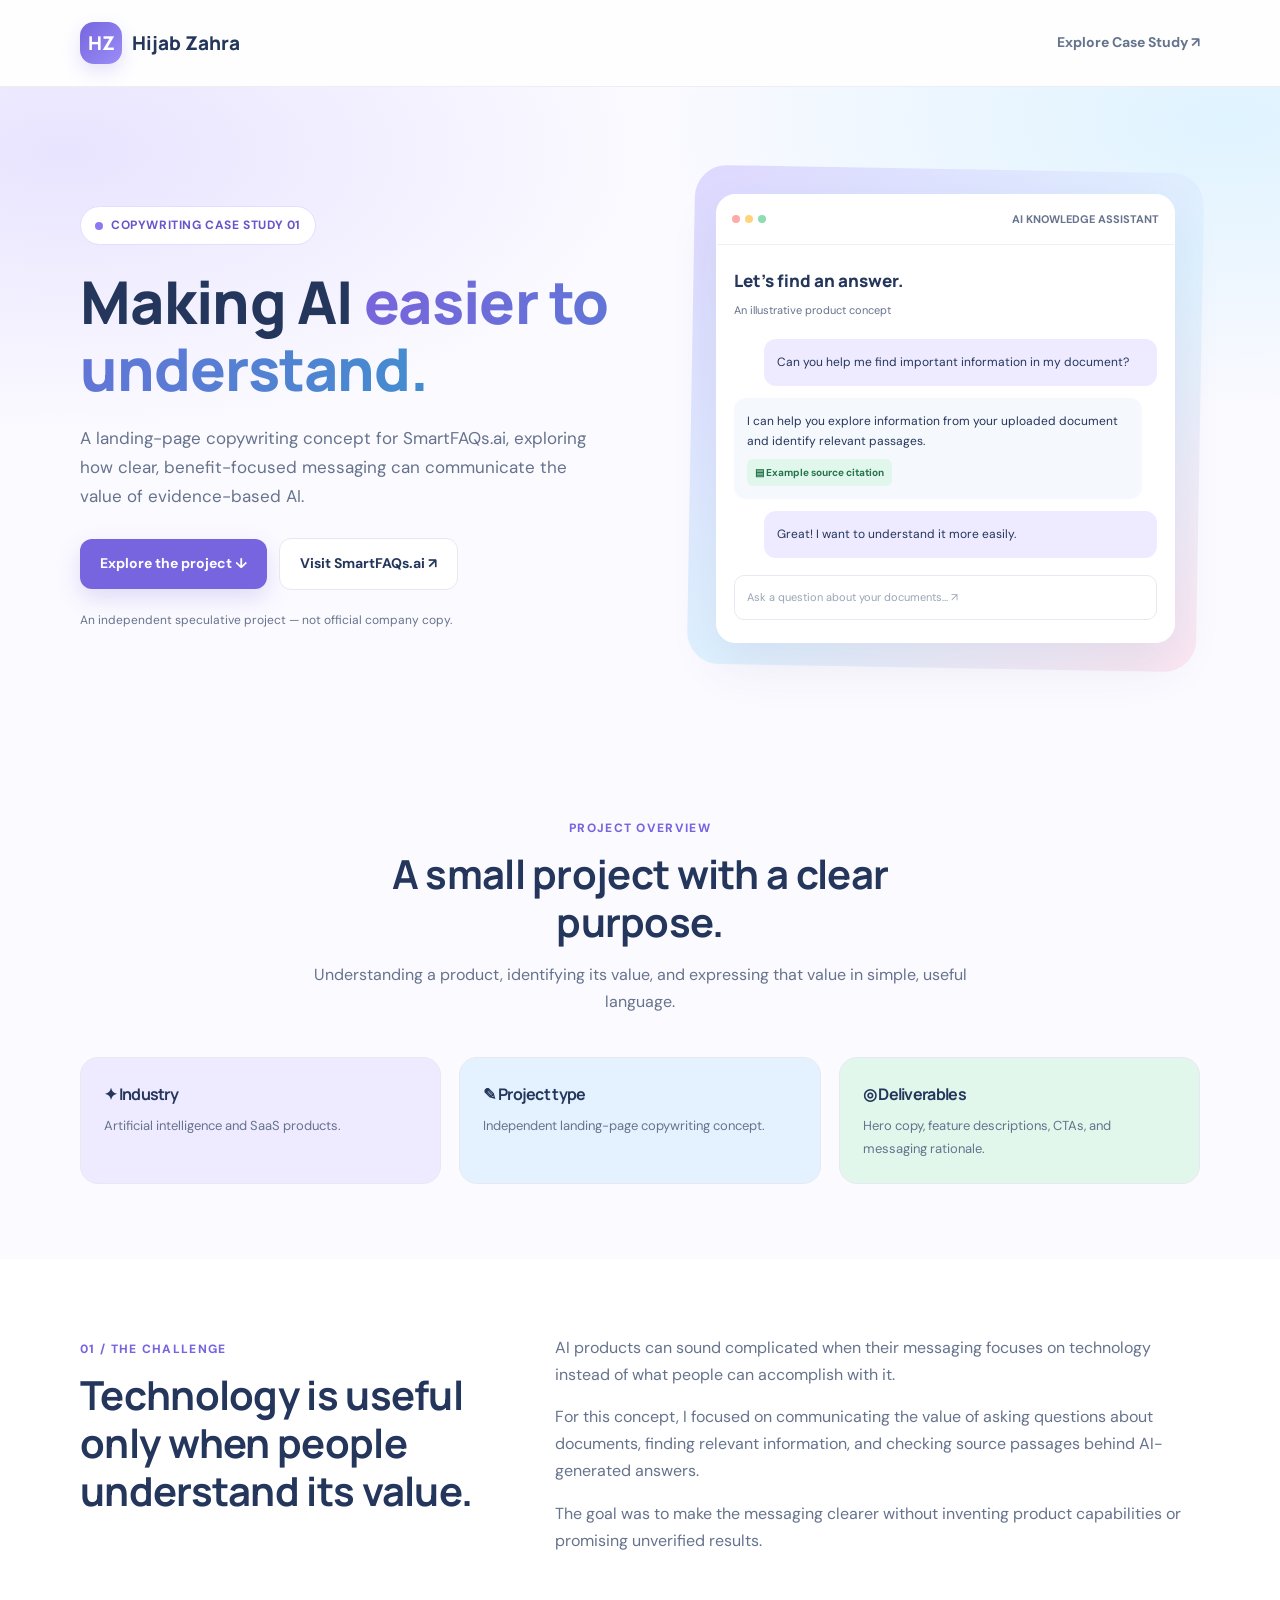
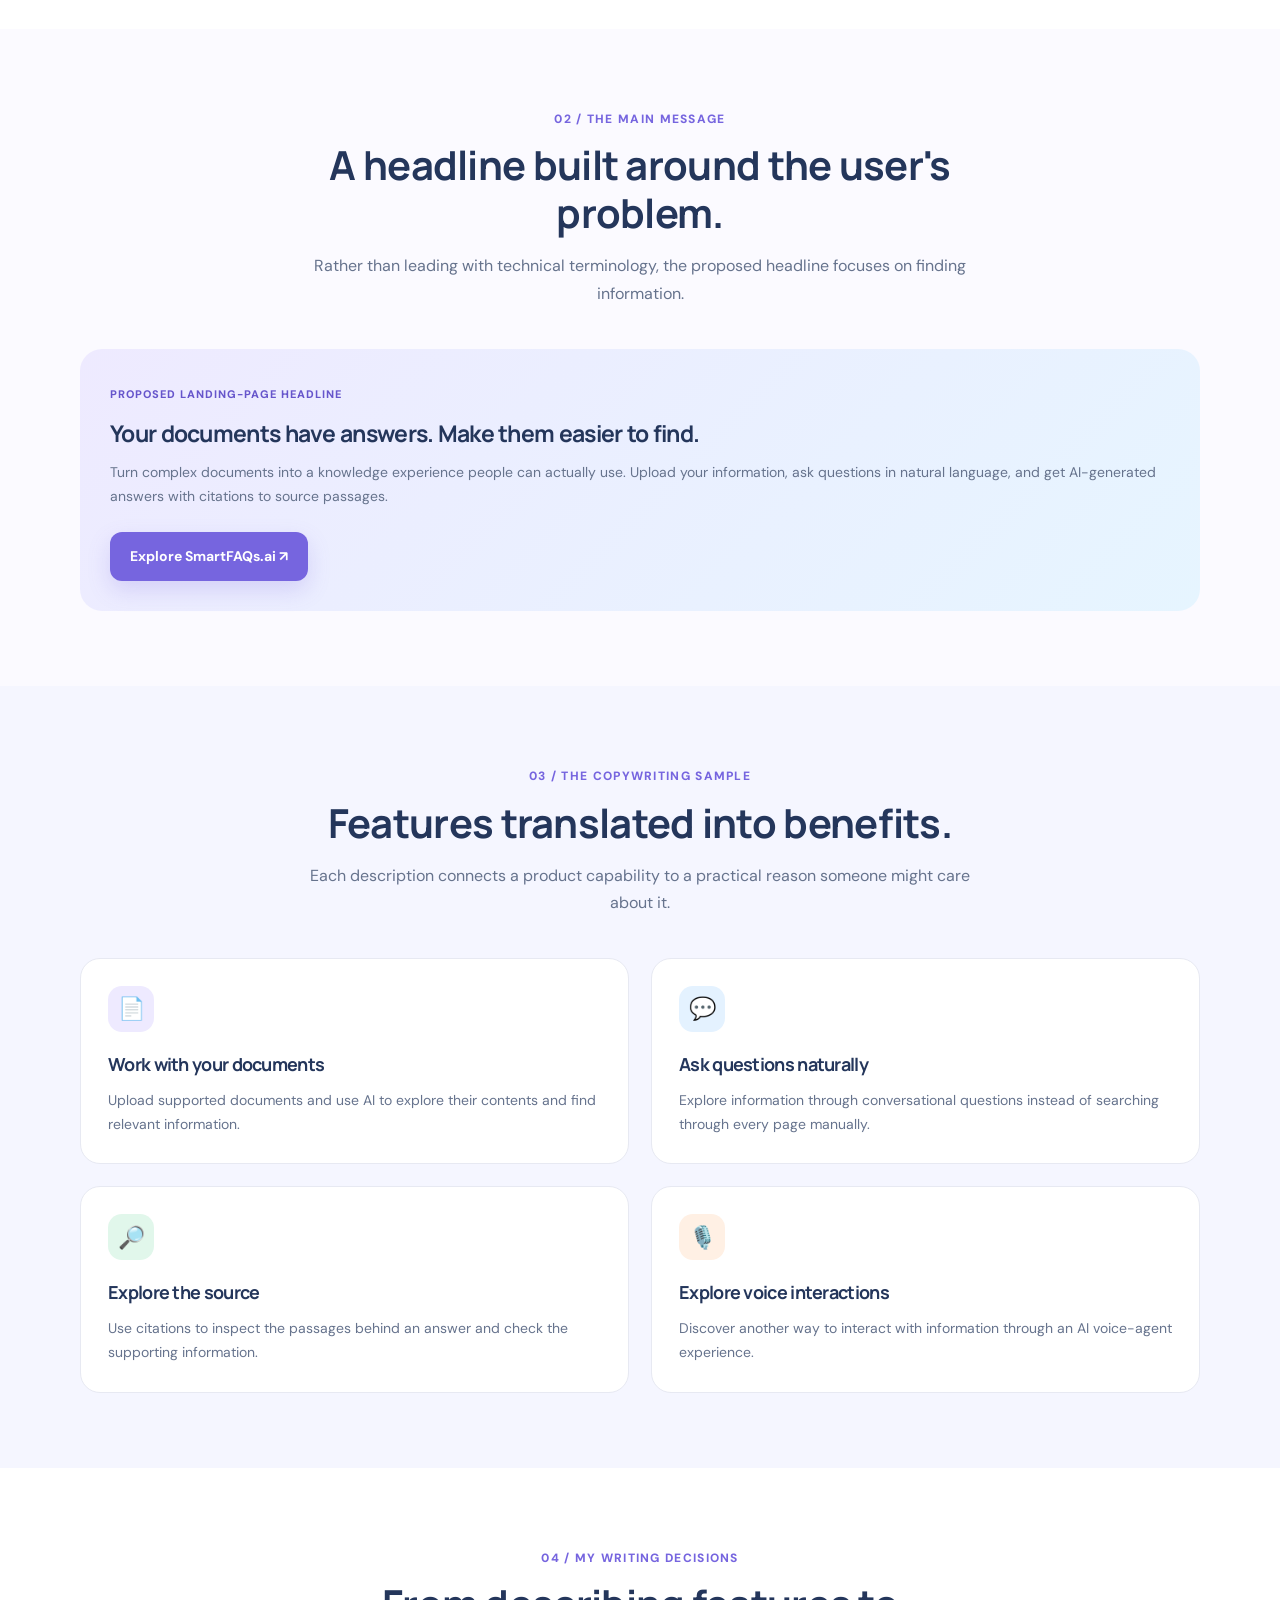
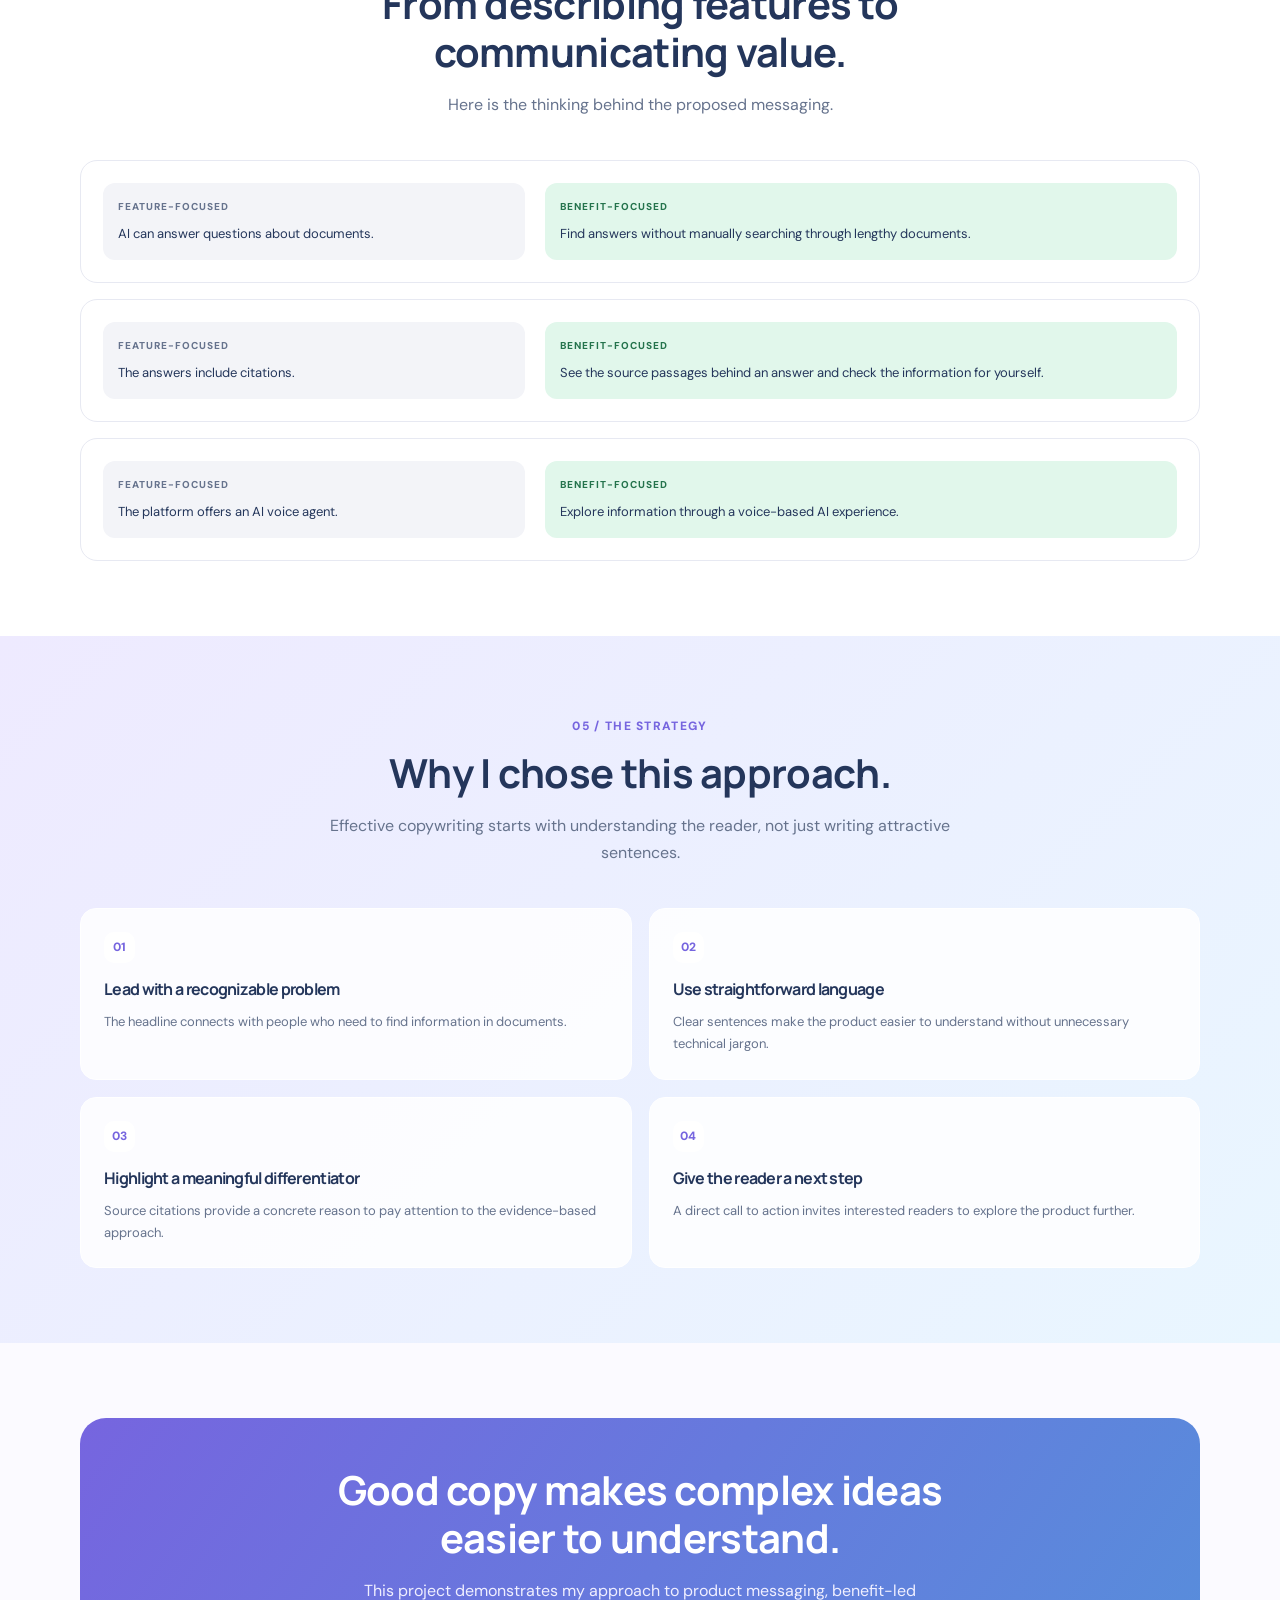
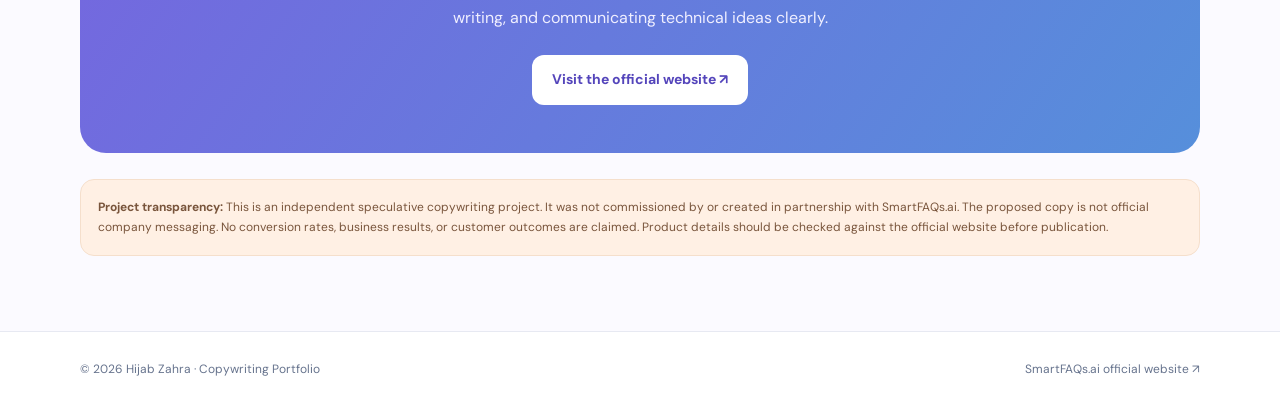
<file: smartfaqs-case-study.html>
<!DOCTYPE html>
<html lang="en">
<head>
  <meta charset="UTF-8">
  <meta name="viewport" content="width=device-width, initial-scale=1.0">

  <title>SmartFAQs.ai Case Study | Hijab Zahra</title>

  <meta name="description" content="An independent landing-page copywriting concept for SmartFAQs.ai by Hijab Zahra.">

  <link rel="preconnect" href="https://fonts.googleapis.com">
  <link rel="preconnect" href="https://fonts.gstatic.com" crossorigin>
  <link href="https://fonts.googleapis.com/css2?family=DM+Sans:wght@400;500;600;700&family=Manrope:wght@400;500;600;700;800&display=swap" rel="stylesheet">

  <style>
    :root {
      --navy: #24365b;
      --muted: #66738d;
      --purple: #7665df;
      --lavender: #eeeaff;
      --blue: #e4f2ff;
      --mint: #e1f7eb;
      --peach: #fff0e4;
      --pink: #fbe8f3;
      --white: #ffffff;
      --border: #e7e9f2;
    }

    * {
      margin: 0;
      padding: 0;
      box-sizing: border-box;
    }

    html {
      scroll-behavior: smooth;
    }

    body {
      font-family: "DM Sans", sans-serif;
      color: var(--navy);
      background: #fbfaff;
      line-height: 1.7;
    }

    a {
      color: inherit;
      text-decoration: none;
    }

    button, a {
      -webkit-tap-highlight-color: transparent;
    }

    .container {
      width: min(1120px, 90%);
      margin: auto;
    }

    /* NAVIGATION */

    nav {
      padding: 22px 0;
      border-bottom: 1px solid rgba(36, 54, 91, 0.08);
      background: rgba(255, 255, 255, 0.85);
    }

    .nav-inner {
      display: flex;
      align-items: center;
      justify-content: space-between;
      gap: 20px;
    }

    .brand {
      display: flex;
      align-items: center;
      gap: 10px;
      font-family: "Manrope", sans-serif;
      font-weight: 800;
      font-size: 19px;
    }

    .brand-icon {
      display: grid;
      place-items: center;
      width: 42px;
      height: 42px;
      color: white;
      background: linear-gradient(135deg, #7665df, #9b8df7);
      border-radius: 14px;
      box-shadow: 0 7px 18px #7665df30;
    }

    .nav-link {
      font-size: 14px;
      font-weight: 700;
      color: var(--muted);
    }

    .nav-link:hover {
      color: var(--purple);
    }

    /* HERO */

    .hero {
      padding: 82px 0 70px;
      overflow: hidden;
      background:
        radial-gradient(ellipse at 5% 10%, #e8e4ff 0%, transparent 34%),
        radial-gradient(ellipse at 96% 5%, #dff3ff 0%, transparent 34%),
        #fbfaff;
    }

    .hero-grid {
      display: grid;
      grid-template-columns: 1.05fr 0.95fr;
      gap: 48px;
      align-items: center;
    }

    .eyebrow {
      display: inline-flex;
      align-items: center;
      gap: 8px;
      background: white;
      color: #6655cb;
      border: 1px solid #e3ddff;
      border-radius: 100px;
      padding: 8px 14px;
      font-size: 12px;
      font-weight: 700;
      letter-spacing: 0.6px;
      text-transform: uppercase;
      margin-bottom: 24px;
    }

    .eyebrow span {
      width: 8px;
      height: 8px;
      background: #8b79f2;
      border-radius: 50%;
    }

    h1, h2, h3 {
      font-family: "Manrope", sans-serif;
      letter-spacing: -0.7px;
    }

    h1 {
      font-size: clamp(38px, 5vw, 59px);
      line-height: 1.13;
      font-weight: 800;
      margin-bottom: 22px;
    }

    .gradient-text {
      background: linear-gradient(100deg, #7864dc, #438dcf);
      -webkit-background-clip: text;
      background-clip: text;
      color: transparent;
    }

    .hero-description {
      color: var(--muted);
      font-size: 17px;
      max-width: 520px;
      margin-bottom: 27px;
    }

    .button-row {
      display: flex;
      align-items: center;
      flex-wrap: wrap;
      gap: 12px;
    }

    .button {
      display: inline-flex;
      align-items: center;
      justify-content: center;
      gap: 8px;
      padding: 13px 20px;
      border-radius: 12px;
      font-size: 14px;
      font-weight: 700;
      transition: transform 0.2s, box-shadow 0.2s;
    }

    .button:hover {
      transform: translateY(-3px);
    }

    .button-primary {
      background: var(--purple);
      color: white;
      box-shadow: 0 9px 22px #7665df35;
    }

    .button-secondary {
      background: white;
      border: 1px solid var(--border);
    }

    .project-note {
      color: var(--muted);
      font-size: 12px;
      margin-top: 20px;
    }

    /* INTERFACE PREVIEW */

    .visual {
      position: relative;
      padding: 25px;
      background: linear-gradient(140deg, #ded8ff, #dff2ff 55%, #fce7f2);
      border-radius: 32px;
      transform: rotate(1deg);
    }

    .window {
      background: white;
      border: 1px solid #ffffff;
      border-radius: 19px;
      overflow: hidden;
      box-shadow: 0 22px 50px #35477717;
      transform: rotate(-1deg);
    }

    .window-top {
      display: flex;
      align-items: center;
      justify-content: space-between;
      padding: 15px;
      border-bottom: 1px solid #edf0f7;
    }

    .dots {
      display: flex;
      gap: 5px;
    }

    .dot {
      height: 8px;
      width: 8px;
      border-radius: 50%;
    }

    .dot:nth-child(1) { background: #ffaaa7; }
    .dot:nth-child(2) { background: #ffd47b; }
    .dot:nth-child(3) { background: #8cddb1; }

    .window-label {
      font-size: 11px;
      font-weight: 700;
      color: var(--muted);
    }

    .chat {
      padding: 22px 17px;
    }

    .chat-heading {
      font-family: "Manrope", sans-serif;
      font-size: 17px;
      font-weight: 800;
      margin-bottom: 5px;
    }

    .chat-subtitle {
      font-size: 11px;
      color: var(--muted);
      margin-bottom: 20px;
    }

    .message {
      padding: 13px;
      border-radius: 12px;
      font-size: 12px;
      margin-bottom: 12px;
    }

    .message-user {
      background: var(--lavender);
      margin-left: 30px;
    }

    .message-ai {
      background: #f5f8fc;
      margin-right: 15px;
    }

    .source {
      display: inline-block;
      padding: 5px 8px;
      margin-top: 8px;
      border-radius: 6px;
      background: var(--mint);
      color: #24734c;
      font-size: 10px;
      font-weight: 700;
    }

    .fake-input {
      padding: 12px;
      border: 1px solid var(--border);
      border-radius: 10px;
      color: #9aa4b7;
      font-size: 11px;
      margin-top: 17px;
    }

    /* SHARED SECTION STYLES */

    section {
      padding: 75px 0;
    }

    .section-heading {
      text-align: center;
      max-width: 660px;
      margin: 0 auto 42px;
    }

    .section-label {
      display: inline-block;
      font-size: 12px;
      text-transform: uppercase;
      font-weight: 800;
      color: var(--purple);
      letter-spacing: 1.3px;
      margin-bottom: 12px;
    }

    h2 {
      font-size: clamp(29px, 4vw, 40px);
      line-height: 1.2;
      margin-bottom: 15px;
    }

    .section-heading p {
      color: var(--muted);
    }

    /* PROJECT OVERVIEW */

    .overview-grid {
      display: grid;
      grid-template-columns: repeat(3, 1fr);
      gap: 18px;
    }

    .overview-card {
      background: white;
      border: 1px solid var(--border);
      padding: 23px;
      border-radius: 18px;
    }

    .overview-card:nth-child(1) { background: var(--lavender); }
    .overview-card:nth-child(2) { background: var(--blue); }
    .overview-card:nth-child(3) { background: var(--mint); }

    .overview-card h3 {
      font-size: 16px;
      margin-bottom: 7px;
    }

    .overview-card p {
      font-size: 13px;
      color: var(--muted);
    }

    /* CHALLENGE */

    .challenge {
      background: white;
    }

    .challenge-grid {
      display: grid;
      grid-template-columns: 0.8fr 1.2fr;
      align-items: start;
      gap: 45px;
    }

    .challenge-copy {
      color: var(--muted);
    }

    .challenge-copy p + p {
      margin-top: 15px;
    }

    .goal-card {
      padding: 30px;
      border-radius: 22px;
      background: linear-gradient(135deg, #eeeaff, #e6f5ff);
    }

    .goal-card .mini-label {
      color: #6655cb;
      font-size: 11px;
      font-weight: 800;
      text-transform: uppercase;
      letter-spacing: 1px;
    }

    .goal-card h3 {
      font-size: 23px;
      margin: 12px 0;
      line-height: 1.35;
    }

    .goal-card p {
      color: var(--muted);
      font-size: 14px;
    }

    /* COPYWRITING SAMPLE */

    .sample {
      background: #f5f6ff;
    }

    .sample-grid {
      display: grid;
      grid-template-columns: 1fr 1fr;
      gap: 22px;
    }

    .sample-card {
      background: white;
      padding: 27px;
      border-radius: 20px;
      border: 1px solid var(--border);
      transition: transform 0.2s, box-shadow 0.2s;
    }

    .sample-card:hover {
      transform: translateY(-4px);
      box-shadow: 0 14px 30px #293e6410;
    }

    .card-icon {
      display: grid;
      place-items: center;
      height: 46px;
      width: 46px;
      border-radius: 14px;
      background: var(--lavender);
      font-size: 22px;
      margin-bottom: 17px;
    }

    .sample-card:nth-child(2) .card-icon { background: var(--blue); }
    .sample-card:nth-child(3) .card-icon { background: var(--mint); }
    .sample-card:nth-child(4) .card-icon { background: var(--peach); }

    .sample-card h3 {
      font-size: 18px;
      margin-bottom: 9px;
    }

    .sample-card p {
      color: var(--muted);
      font-size: 14px;
    }

    /* BEFORE AND AFTER */

    .rewrite {
      background: white;
    }

    .rewrite-list {
      display: grid;
      gap: 16px;
    }

    .rewrite-card {
      display: grid;
      grid-template-columns: 0.8fr 1.2fr;
      gap: 20px;
      padding: 22px;
      background: #ffffff;
      border: 1px solid var(--border);
      border-radius: 17px;
      align-items: start;
    }

    .rewrite-before,
    .rewrite-after {
      padding: 15px;
      border-radius: 12px;
    }

    .rewrite-before {
      background: #f3f4f8;
    }

    .rewrite-after {
      background: var(--mint);
    }

    .small-label {
      display: block;
      font-size: 10px;
      text-transform: uppercase;
      letter-spacing: 1px;
      font-weight: 800;
      margin-bottom: 8px;
      color: var(--muted);
    }

    .rewrite-after .small-label {
      color: #24734c;
    }

    .rewrite-before p,
    .rewrite-after p {
      font-size: 13px;
    }

    /* APPROACH */

    .approach {
      background: linear-gradient(135deg, #eeeaff, #e9f6ff);
    }

    .approach-grid {
      display: grid;
      grid-template-columns: repeat(2, 1fr);
      gap: 17px;
    }

    .approach-card {
      background: #ffffffd9;
      padding: 23px;
      border-radius: 16px;
      border: 1px solid #ffffff;
    }

    .approach-card h3 {
      font-size: 16px;
      margin-bottom: 8px;
    }

    .approach-card p {
      color: var(--muted);
      font-size: 13px;
    }

    .number {
      display: inline-grid;
      place-items: center;
      width: 31px;
      height: 31px;
      background: white;
      color: var(--purple);
      border-radius: 10px;
      font-size: 12px;
      font-weight: 800;
      margin-bottom: 13px;
    }

    /* CTA */

    .cta-section {
      padding: 75px 0;
    }

    .cta-box {
      text-align: center;
      padding: 48px 25px;
      border-radius: 26px;
      background: linear-gradient(125deg, #7665df, #568fdb);
      color: white;
    }

    .cta-box h2 {
      max-width: 650px;
      margin: 0 auto 15px;
    }

    .cta-box p {
      max-width: 600px;
      margin: 0 auto 24px;
      color: #f0efff;
    }

    .cta-box .button {
      background: white;
      color: #5445bb;
    }

    /* PROJECT DISCLOSURE */

    .disclosure {
      margin-top: 26px;
      padding: 17px;
      background: var(--peach);
      border: 1px solid #f5dfcc;
      border-radius: 14px;
      color: #79553c;
      font-size: 12px;
    }

    footer {
      border-top: 1px solid var(--border);
      padding: 27px 0;
      background: white;
    }

    .footer-inner {
      display: flex;
      align-items: center;
      justify-content: space-between;
      flex-wrap: wrap;
      gap: 12px;
    }

    footer p,
    footer a {
      font-size: 12px;
      color: var(--muted);
    }

    footer a:hover {
      color: var(--purple);
    }

    /* MOBILE */

    @media (max-width: 800px) {
      .hero-grid,
      .challenge-grid {
        grid-template-columns: 1fr;
      }

      .hero {
        padding: 55px 0;
      }

      .visual {
        max-width: 530px;
        margin: auto;
      }

      .overview-grid {
        grid-template-columns: 1fr;
      }

      .sample-grid {
        grid-template-columns: 1fr;
      }

      .rewrite-card {
        grid-template-columns: 1fr;
      }

      .approach-grid {
        grid-template-columns: 1fr;
      }

      section {
        padding: 55px 0;
      }
    }

    @media (max-width: 480px) {
      .nav-link {
        font-size: 12px;
      }

      .brand {
        font-size: 16px;
      }

      .brand-icon {
        width: 36px;
        height: 36px;
      }

      .visual {
        padding: 12px;
        border-radius: 22px;
      }

      .goal-card,
      .sample-card {
        padding: 21px;
      }

      .button-row .button {
        width: 100%;
      }
    }
  </style>
</head>

<body>

  <!-- NAVIGATION -->

  <nav>
    <div class="container nav-inner">
      <a class="brand" href="#top">
        <span class="brand-icon">HZ</span>
        Hijab Zahra
      </a>

      <a class="nav-link" href="#case-study">
        Explore Case Study ↗
      </a>
    </div>
  </nav>

  <!-- HERO -->

  <header class="hero" id="top">
    <div class="container hero-grid">

      <div>
        <span class="eyebrow">
          <span></span>
          Copywriting Case Study 01
        </span>

        <h1>
          Making AI
          <span class="gradient-text">easier to understand.</span>
        </h1>

        <p class="hero-description">
          A landing-page copywriting concept for SmartFAQs.ai,
          exploring how clear, benefit-focused messaging can
          communicate the value of evidence-based AI.
        </p>

        <div class="button-row">
          <a href="#case-study" class="button button-primary">
            Explore the project ↓
          </a>

          <a
            href="https://smartfaqs.ai/"
            target="_blank"
            rel="noopener noreferrer"
            class="button button-secondary"
          >
            Visit SmartFAQs.ai ↗
          </a>
        </div>

        <p class="project-note">
          An independent speculative project — not official company copy.
        </p>
      </div>

      <!-- DECORATIVE CHAT INTERFACE -->

      <div class="visual" aria-label="Illustrative AI chat interface">
        <div class="window">

          <div class="window-top">
            <div class="dots">
              <span class="dot"></span>
              <span class="dot"></span>
              <span class="dot"></span>
            </div>

            <span class="window-label">AI KNOWLEDGE ASSISTANT</span>
          </div>

          <div class="chat">
            <div class="chat-heading">Let's find an answer.</div>

            <div class="chat-subtitle">
              An illustrative product concept
            </div>

            <div class="message message-user">
              Can you help me find important information in my document?
            </div>

            <div class="message message-ai">
              I can help you explore information from your uploaded
              document and identify relevant passages.
              <br>
              <span class="source">▤ Example source citation</span>
            </div>

            <div class="message message-user">
              Great! I want to understand it more easily.
            </div>

            <div class="fake-input">
              Ask a question about your documents... ↗
            </div>
          </div>
        </div>
      </div>

    </div>
  </header>

  <main id="case-study">

    <!-- PROJECT OVERVIEW -->

    <section>
      <div class="container">

        <div class="section-heading">
          <span class="section-label">Project overview</span>

          <h2>A small project with a clear purpose.</h2>

          <p>
            Understanding a product, identifying its value,
            and expressing that value in simple, useful language.
          </p>
        </div>

        <div class="overview-grid">

          <article class="overview-card">
            <h3>✦ Industry</h3>
            <p>Artificial intelligence and SaaS products.</p>
          </article>

          <article class="overview-card">
            <h3>✎ Project type</h3>
            <p>Independent landing-page copywriting concept.</p>
          </article>

          <article class="overview-card">
            <h3>◎ Deliverables</h3>
            <p>Hero copy, feature descriptions, CTAs, and messaging rationale.</p>
          </article>

        </div>
      </div>
    </section>

    <!-- THE CHALLENGE -->

    <section class="challenge">
      <div class="container challenge-grid">

        <div>
          <span class="section-label">01 / The challenge</span>
          <h2>Technology is useful only when people understand its value.</h2>
        </div>

        <div class="challenge-copy">
          <p>
            AI products can sound complicated when their messaging
            focuses on technology instead of what people can accomplish
            with it.
          </p>

          <p>
            For this concept, I focused on communicating the value of
            asking questions about documents, finding relevant information,
            and checking source passages behind AI-generated answers.
          </p>

          <p>
            The goal was to make the messaging clearer without
            inventing product capabilities or promising unverified results.
          </p>
        </div>

      </div>
    </section>

    <!-- THE HERO COPY -->

    <section>
      <div class="container">

        <div class="section-heading">
          <span class="section-label">02 / The main message</span>
          <h2>A headline built around the user's problem.</h2>
          <p>
            Rather than leading with technical terminology,
            the proposed headline focuses on finding information.
          </p>
        </div>

        <div class="goal-card">
          <span class="mini-label">Proposed landing-page headline</span>

          <h3>
            Your documents have answers.
            Make them easier to find.
          </h3>

          <p>
            Turn complex documents into a knowledge experience people
            can actually use. Upload your information, ask questions in
            natural language, and get AI-generated answers with citations
            to source passages.
          </p>

          <div class="button-row" style="margin-top: 23px;">
            <a
              href="https://smartfaqs.ai/"
              target="_blank"
              rel="noopener noreferrer"
              class="button button-primary"
            >
              Explore SmartFAQs.ai ↗
            </a>
          </div>
        </div>

      </div>
    </section>

    <!-- FEATURE COPY -->

    <section class="sample">
      <div class="container">

        <div class="section-heading">
          <span class="section-label">03 / The copywriting sample</span>
          <h2>Features translated into benefits.</h2>
          <p>
            Each description connects a product capability to a
            practical reason someone might care about it.
          </p>
        </div>

        <div class="sample-grid">

          <article class="sample-card">
            <div class="card-icon">📄</div>
            <h3>Work with your documents</h3>
            <p>
              Upload supported documents and use AI to explore their
              contents and find relevant information.
            </p>
          </article>

          <article class="sample-card">
            <div class="card-icon">💬</div>
            <h3>Ask questions naturally</h3>
            <p>
              Explore information through conversational questions
              instead of searching through every page manually.
            </p>
          </article>

          <article class="sample-card">
            <div class="card-icon">🔎</div>
            <h3>Explore the source</h3>
            <p>
              Use citations to inspect the passages behind an answer
              and check the supporting information.
            </p>
          </article>

          <article class="sample-card">
            <div class="card-icon">🎙️</div>
            <h3>Explore voice interactions</h3>
            <p>
              Discover another way to interact with information
              through an AI voice-agent experience.
            </p>
          </article>

        </div>
      </div>
    </section>

    <!-- FEATURE TO BENEFIT -->

    <section class="rewrite">
      <div class="container">

        <div class="section-heading">
          <span class="section-label">04 / My writing decisions</span>
          <h2>From describing features to communicating value.</h2>
          <p>
            Here is the thinking behind the proposed messaging.
          </p>
        </div>

        <div class="rewrite-list">

          <article class="rewrite-card">
            <div class="rewrite-before">
              <span class="small-label">Feature-focused</span>
              <p>AI can answer questions about documents.</p>
            </div>

            <div class="rewrite-after">
              <span class="small-label">Benefit-focused</span>
              <p>
                Find answers without manually searching through
                lengthy documents.
              </p>
            </div>
          </article>

          <article class="rewrite-card">
            <div class="rewrite-before">
              <span class="small-label">Feature-focused</span>
              <p>The answers include citations.</p>
            </div>

            <div class="rewrite-after">
              <span class="small-label">Benefit-focused</span>
              <p>
                See the source passages behind an answer and
                check the information for yourself.
              </p>
            </div>
          </article>

          <article class="rewrite-card">
            <div class="rewrite-before">
              <span class="small-label">Feature-focused</span>
              <p>The platform offers an AI voice agent.</p>
            </div>

            <div class="rewrite-after">
              <span class="small-label">Benefit-focused</span>
              <p>
                Explore information through a voice-based
                AI experience.
              </p>
            </div>
          </article>

        </div>
      </div>
    </section>

    <!-- STRATEGY -->

    <section class="approach">
      <div class="container">

        <div class="section-heading">
          <span class="section-label">05 / The strategy</span>
          <h2>Why I chose this approach.</h2>
          <p>
            Effective copywriting starts with understanding
            the reader, not just writing attractive sentences.
          </p>
        </div>

        <div class="approach-grid">

          <article class="approach-card">
            <span class="number">01</span>
            <h3>Lead with a recognizable problem</h3>
            <p>
              The headline connects with people who need to find
              information in documents.
            </p>
          </article>

          <article class="approach-card">
            <span class="number">02</span>
            <h3>Use straightforward language</h3>
            <p>
              Clear sentences make the product easier to understand
              without unnecessary technical jargon.
            </p>
          </article>

          <article class="approach-card">
            <span class="number">03</span>
            <h3>Highlight a meaningful differentiator</h3>
            <p>
              Source citations provide a concrete reason to pay
              attention to the evidence-based approach.
            </p>
          </article>

          <article class="approach-card">
            <span class="number">04</span>
            <h3>Give the reader a next step</h3>
            <p>
              A direct call to action invites interested readers
              to explore the product further.
            </p>
          </article>

        </div>
      </div>
    </section>

    <!-- CTA -->

    <section class="cta-section">
      <div class="container">

        <div class="cta-box">
          <h2>Good copy makes complex ideas easier to understand.</h2>

          <p>
            This project demonstrates my approach to product messaging,
            benefit-led writing, and communicating technical ideas clearly.
          </p>

          <a
            href="https://smartfaqs.ai/"
            target="_blank"
            rel="noopener noreferrer"
            class="button"
          >
            Visit the official website ↗
          </a>
        </div>

        <div class="disclosure">
          <strong>Project transparency:</strong>
          This is an independent speculative copywriting project.
          It was not commissioned by or created in partnership with
          SmartFAQs.ai. The proposed copy is not official company
          messaging. No conversion rates, business results, or
          customer outcomes are claimed. Product details should be
          checked against the official website before publication.
        </div>

      </div>
    </section>

  </main>

  <!-- FOOTER -->

  <footer>
    <div class="container footer-inner">
      <p>© <span id="year"></span> Hijab Zahra · Copywriting Portfolio</p>

      <a href="https://smartfaqs.ai/" target="_blank" rel="noopener noreferrer">
        SmartFAQs.ai official website ↗
      </a>
    </div>
  </footer>

  <script>
    document.getElementById("year").textContent =
      new Date().getFullYear();
  </script>

</body>
</html>
</file>
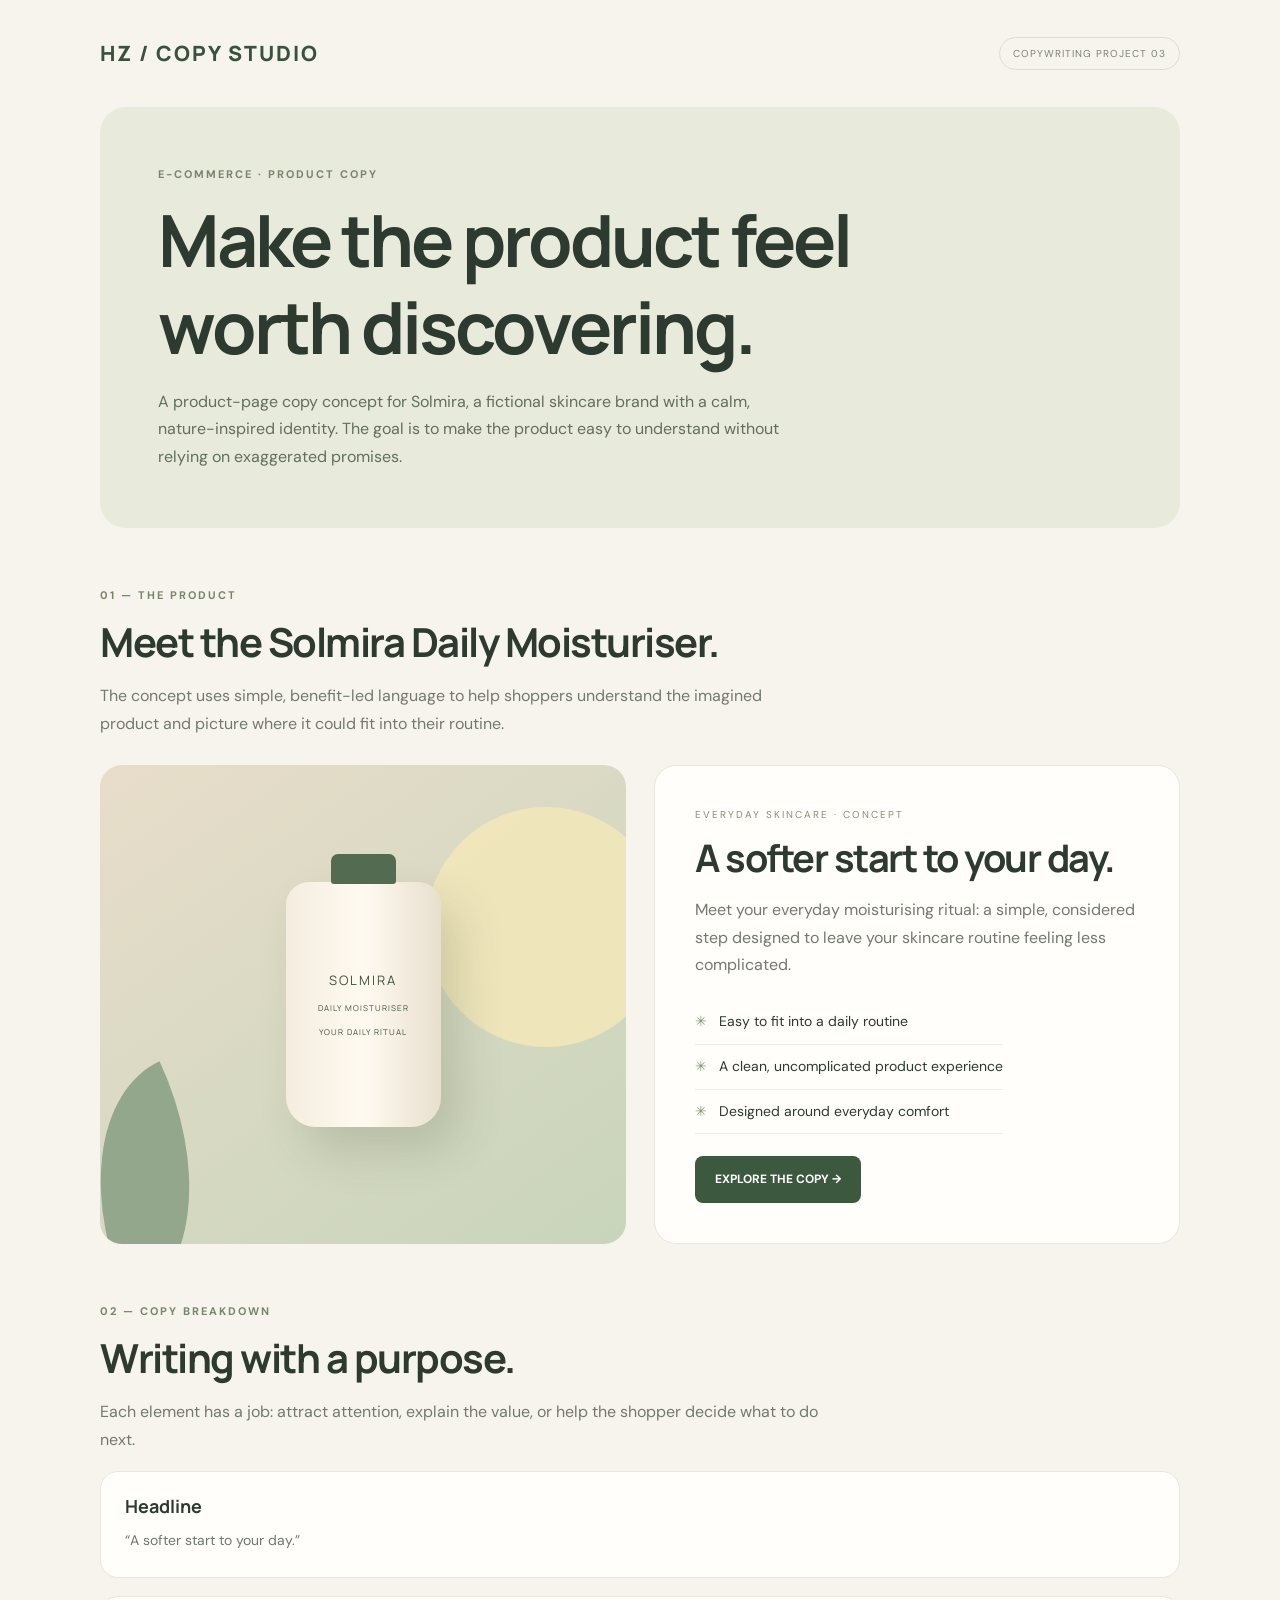
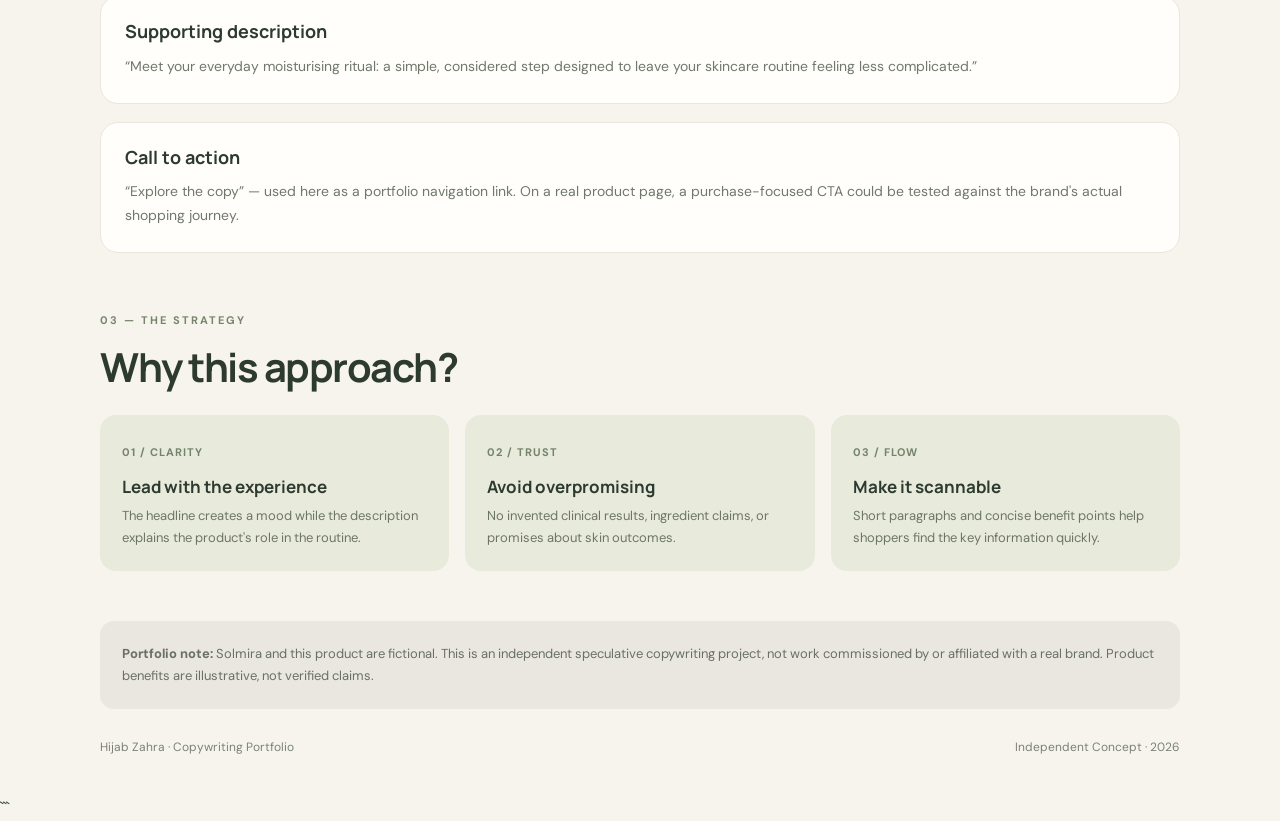
<file: solmira-product-copy.html>
<!DOCTYPE html>
<html lang="en">
<head>
  <meta charset="UTF-8">
  <meta name="viewport" content="width=device-width, initial-scale=1.0">
  <title>Solmira — E-commerce Copywriting Case Study</title>

  <link rel="preconnect" href="https://fonts.googleapis.com">
  <link href="https://fonts.googleapis.com/css2?family=DM+Sans:wght@400;500;600;700&family=Manrope:wght@400;500;600;700;800&display=swap" rel="stylesheet">

  <style>
    * {
      box-sizing: border-box;
      margin: 0;
      padding: 0;
    }

    body {
      background: #f7f4ed;
      color: #2d3a30;
      font-family: 'DM Sans', sans-serif;
      line-height: 1.7;
    }

    .page {
      width: min(100% - 32px, 1080px);
      margin: 36px auto;
    }

    .topbar {
      display: flex;
      justify-content: space-between;
      align-items: center;
      flex-wrap: wrap;
      gap: 12px;
      margin-bottom: 35px;
      color: #7a8276;
      font-size: 12px;
    }

    .brand {
      font-family: 'Manrope', sans-serif;
      font-weight: 800;
      color: #38523d;
      font-size: 21px;
      letter-spacing: 2px;
    }

    .tag {
      border: 1px solid #d9dfd0;
      border-radius: 30px;
      padding: 7px 13px;
      letter-spacing: 1px;
      text-transform: uppercase;
      font-size: 10px;
    }

    .hero {
      background: #e8eadc;
      border-radius: 26px;
      padding: clamp(28px, 5vw, 58px);
    }

    .eyebrow, .section-label {
      color: #77856c;
      font-size: 11px;
      letter-spacing: 2px;
      text-transform: uppercase;
      font-weight: 700;
      margin-bottom: 14px;
    }

    h1, h2, h3 {
      font-family: 'Manrope', sans-serif;
      line-height: 1.2;
    }

    h1 {
      max-width: 740px;
      font-size: clamp(38px, 7vw, 72px);
      letter-spacing: -3px;
      margin-bottom: 18px;
    }

    .hero p {
      max-width: 650px;
      color: #626f5c;
      font-size: 16px;
    }

    .section {
      margin-top: 58px;
    }

    h2 {
      font-size: clamp(27px, 4vw, 40px);
      letter-spacing: -1.5px;
      margin-bottom: 16px;
    }

    .intro {
      max-width: 720px;
      color: #72796f;
    }

    .product-layout {
      display: grid;
      grid-template-columns: 1fr 1fr;
      gap: 28px;
      margin-top: 28px;
      align-items: stretch;
    }

    .product-art {
      min-height: 450px;
      border-radius: 22px;
      background: linear-gradient(145deg, #e8ddca, #c8d5bb);
      position: relative;
      display: flex;
      align-items: center;
      justify-content: center;
      overflow: hidden;
    }

    .sun {
      position: absolute;
      width: 240px;
      height: 240px;
      background: #f5e9b9;
      border-radius: 50%;
      top: 42px;
      right: -40px;
      opacity: .8;
    }

    .leaf {
      position: absolute;
      width: 130px;
      height: 210px;
      border-radius: 100% 0 100% 0;
      background: #92a78b;
      bottom: -45px;
      left: -20px;
      transform: rotate(-25deg);
    }

    .bottle {
      position: relative;
      z-index: 2;
      width: 155px;
      height: 245px;
      background: linear-gradient(90deg, #f4eddf, #fffaf0 50%, #e8dfce);
      border-radius: 23px 23px 30px 30px;
      box-shadow: 18px 24px 45px rgba(63, 75, 52, .18);
      display: flex;
      align-items: center;
      justify-content: center;
      text-align: center;
      padding: 15px;
    }

    .bottle::before {
      content: "";
      position: absolute;
      width: 65px;
      height: 30px;
      top: -28px;
      background: #536c51;
      border-radius: 7px 7px 3px 3px;
    }

    .bottle-copy {
      font-family: 'Manrope', sans-serif;
      font-size: 13px;
      letter-spacing: 2px;
      color: #40533f;
      line-height: 1.5;
    }

    .bottle-copy small {
      display: block;
      font-size: 8px;
      letter-spacing: 1px;
      margin-top: 12px;
    }

    .product-info {
      background: #fffefa;
      border: 1px solid #e9e6db;
      border-radius: 22px;
      padding: clamp(24px, 4vw, 40px);
      display: flex;
      flex-direction: column;
      align-items: flex-start;
    }

    .product-type {
      font-size: 10px;
      text-transform: uppercase;
      letter-spacing: 2px;
      color: #829077;
      margin-bottom: 12px;
    }

    .product-info h3 {
      font-size: clamp(27px, 4vw, 38px);
      letter-spacing: -1.5px;
      margin-bottom: 16px;
    }

    .product-info p {
      color: #73796e;
      margin-bottom: 18px;
    }

    .benefit-list {
      list-style: none;
      margin: 4px 0 22px;
    }

    .benefit-list li {
      padding: 10px 0;
      border-bottom: 1px solid #eeece4;
      font-size: 14px;
    }

    .benefit-list li::before {
      content: "✳ ";
      color: #819674;
      margin-right: 8px;
    }

    .cta {
      display: inline-block;
      background: #3c5940;
      color: #fff;
      text-decoration: none;
      padding: 13px 20px;
      border-radius: 8px;
      font-size: 12px;
      font-weight: 700;
      margin-top: auto;
    }

    .copy-card {
      background: #fffefa;
      border: 1px solid #e9e6db;
      border-radius: 18px;
      padding: 24px;
      margin-top: 18px;
    }

    .copy-card h3 {
      font-size: 18px;
      margin-bottom: 12px;
    }

    .copy-card p {
      color: #70786d;
      font-size: 14px;
    }

    .strategy-grid {
      display: grid;
      grid-template-columns: repeat(3, 1fr);
      gap: 16px;
      margin-top: 24px;
    }

    .strategy {
      background: #e8eadc;
      border-radius: 16px;
      padding: 22px;
    }

    .strategy span {
      color: #74836a;
      font-size: 11px;
      font-weight: 700;
      letter-spacing: 1px;
    }

    .strategy h3 {
      font-size: 17px;
      margin: 12px 0 8px;
    }

    .strategy p {
      font-size: 13px;
      color: #6d7666;
    }

    .disclaimer {
      margin-top: 50px;
      padding: 22px;
      background: #e9e7df;
      border-radius: 14px;
      color: #697064;
      font-size: 13px;
    }

    footer {
      display: flex;
      justify-content: space-between;
      flex-wrap: wrap;
      gap: 12px;
      margin: 28px 0;
      font-size: 12px;
      color: #7a8276;
    }

    @media (max-width: 700px) {
      .product-layout, .strategy-grid {
        grid-template-columns: 1fr;
      }

      .product-art {
        min-height: 350px;
      }

      h1 {
        letter-spacing: -1.5px;
      }
    }
  </style>
</head>

<body>
  <main class="page">

    <header class="topbar">
      <div class="brand">HZ / COPY STUDIO</div>
      <div class="tag">Copywriting Project 03</div>
    </header>

    <section class="hero">
      <div class="eyebrow">E-commerce · Product Copy</div>
      <h1>Make the product feel worth discovering.</h1>
      <p>
        A product-page copy concept for Solmira, a fictional
        skincare brand with a calm, nature-inspired identity.
        The goal is to make the product easy to understand
        without relying on exaggerated promises.
      </p>
    </section>

    <section class="section">
      <div class="section-label">01 — The Product</div>
      <h2>Meet the Solmira Daily Moisturiser.</h2>
      <p class="intro">
        The concept uses simple, benefit-led language to help
        shoppers understand the imagined product and picture
        where it could fit into their routine.
      </p>

      <div class="product-layout">

        <div class="product-art">
          <div class="sun"></div>
          <div class="leaf"></div>

          <div class="bottle">
            <div class="bottle-copy">
              SOLMIRA
              <small>DAILY MOISTURISER</small>
              <small>YOUR DAILY RITUAL</small>
            </div>
          </div>
        </div>

        <div class="product-info">
          <div class="product-type">Everyday skincare · Concept</div>
          <h3>A softer start to your day.</h3>

          <p>
            Meet your everyday moisturising ritual: a simple,
            considered step designed to leave your skincare
            routine feeling less complicated.
          </p>

          <ul class="benefit-list">
            <li>Easy to fit into a daily routine</li>
            <li>A clean, uncomplicated product experience</li>
            <li>Designed around everyday comfort</li>
          </ul>

          <a href="#copy-breakdown" class="cta">
            EXPLORE THE COPY →
          </a>
        </div>

      </div>
    </section>

    <section class="section" id="copy-breakdown">
      <div class="section-label">02 — Copy Breakdown</div>
      <h2>Writing with a purpose.</h2>
      <p class="intro">
        Each element has a job: attract attention, explain
        the value, or help the shopper decide what to do next.
      </p>

      <div class="copy-card">
        <h3>Headline</h3>
        <p>“A softer start to your day.”</p>
      </div>

      <div class="copy-card">
        <h3>Supporting description</h3>
        <p>
          “Meet your everyday moisturising ritual: a simple,
          considered step designed to leave your skincare
          routine feeling less complicated.”
        </p>
      </div>

      <div class="copy-card">
        <h3>Call to action</h3>
        <p>“Explore the copy” — used here as a portfolio navigation
          link. On a real product page, a purchase-focused CTA
          could be tested against the brand's actual shopping journey.</p>
      </div>
    </section>

    <section class="section">
      <div class="section-label">03 — The Strategy</div>
      <h2>Why this approach?</h2>

      <div class="strategy-grid">
        <article class="strategy">
          <span>01 / CLARITY</span>
          <h3>Lead with the experience</h3>
          <p>
            The headline creates a mood while the description
            explains the product's role in the routine.
          </p>
        </article>

        <article class="strategy">
          <span>02 / TRUST</span>
          <h3>Avoid overpromising</h3>
          <p>
            No invented clinical results, ingredient claims,
            or promises about skin outcomes.
          </p>
        </article>

        <article class="strategy">
          <span>03 / FLOW</span>
          <h3>Make it scannable</h3>
          <p>
            Short paragraphs and concise benefit points help
            shoppers find the key information quickly.
          </p>
        </article>
      </div>
    </section>

    <section class="disclaimer">
      <strong>Portfolio note:</strong>
      Solmira and this product are fictional. This is an
      independent speculative copywriting project, not work
      commissioned by or affiliated with a real brand.
      Product benefits are illustrative, not verified claims.
    </section>

    <footer>
      <span>Hijab Zahra · Copywriting Portfolio</span>
      <span>Independent Concept · 2026</span>
    </footer>

  </main>
</body>
</html>
```
</file>
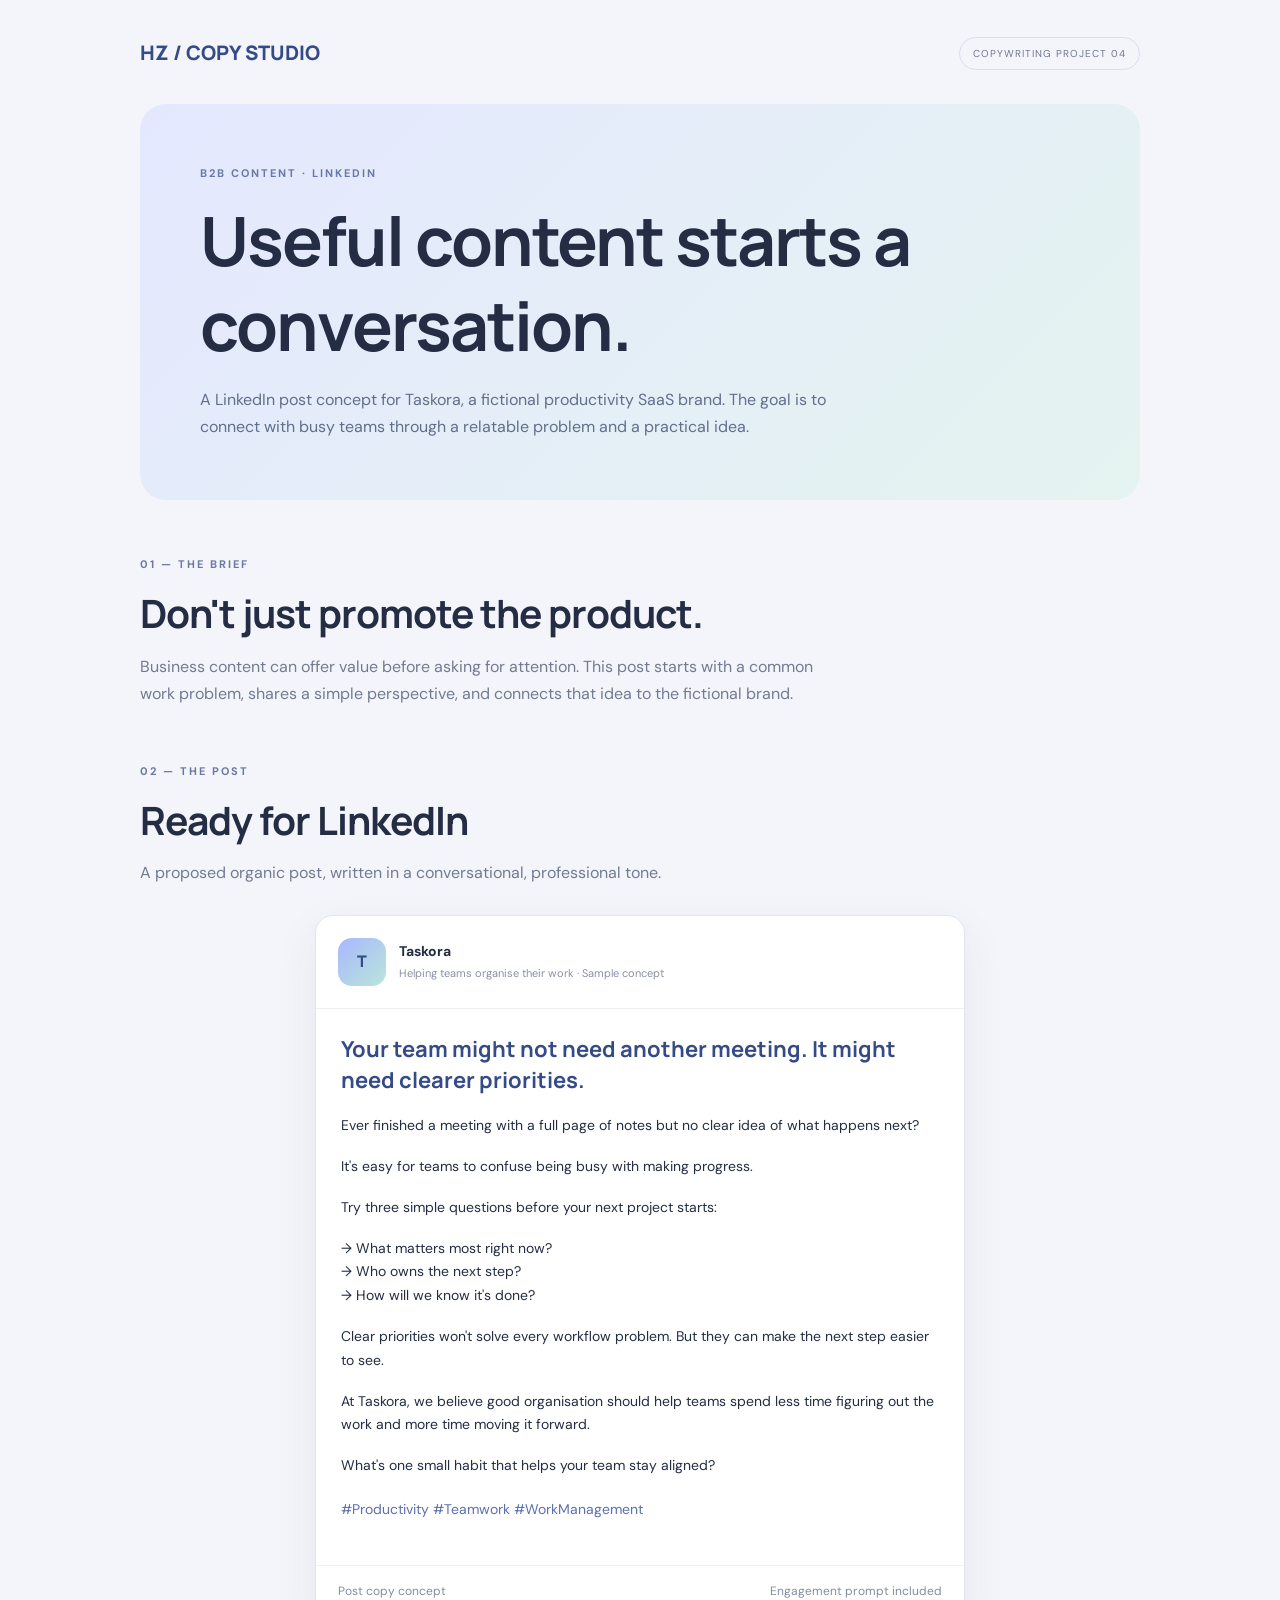
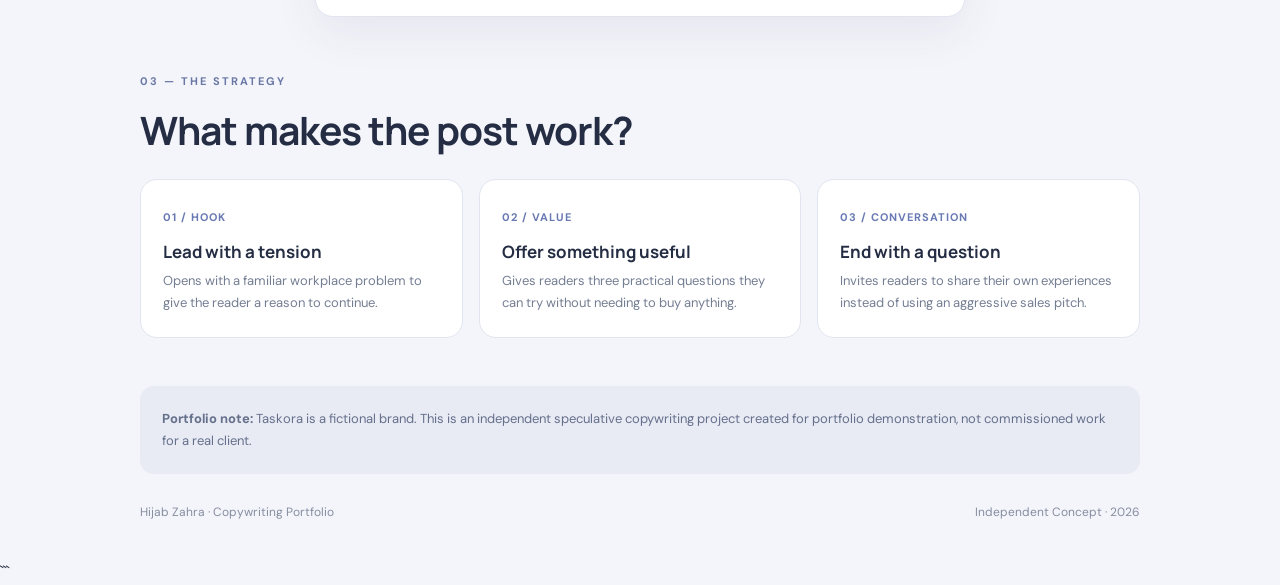
<file: taskora-linkedin-copy.html>
<!DOCTYPE html>
<html lang="en">
<head>
  <meta charset="UTF-8">
  <meta name="viewport" content="width=device-width, initial-scale=1.0">
  <title>Taskora — LinkedIn Copywriting Case Study</title>

  <link rel="preconnect" href="https://fonts.googleapis.com">
  <link href="https://fonts.googleapis.com/css2?family=DM+Sans:wght@400;500;600;700&family=Manrope:wght@400;500;600;700;800&display=swap" rel="stylesheet">

  <style>
    * {
      box-sizing: border-box;
      margin: 0;
      padding: 0;
    }

    body {
      background: #f4f5fa;
      color: #242d43;
      font-family: 'DM Sans', sans-serif;
      line-height: 1.7;
    }

    .page {
      width: min(100% - 32px, 1000px);
      margin: 36px auto;
    }

    .topbar {
      display: flex;
      justify-content: space-between;
      align-items: center;
      flex-wrap: wrap;
      gap: 12px;
      margin-bottom: 34px;
    }

    .brand {
      font-family: 'Manrope', sans-serif;
      font-size: 20px;
      font-weight: 800;
      color: #344b88;
    }

    .tag {
      padding: 7px 13px;
      border: 1px solid #d9ddec;
      border-radius: 30px;
      color: #6e7790;
      font-size: 10px;
      letter-spacing: 1px;
      text-transform: uppercase;
    }

    .hero {
      padding: clamp(28px, 6vw, 60px);
      background: linear-gradient(135deg, #e4e8ff, #e4f4f0);
      border-radius: 26px;
    }

    .eyebrow, .section-label {
      color: #6978a5;
      font-size: 11px;
      letter-spacing: 2px;
      text-transform: uppercase;
      font-weight: 700;
      margin-bottom: 15px;
    }

    h1, h2, h3 {
      font-family: 'Manrope', sans-serif;
      line-height: 1.25;
    }

    h1 {
      max-width: 750px;
      font-size: clamp(38px, 7vw, 68px);
      letter-spacing: -2px;
      margin-bottom: 18px;
    }

    .hero p {
      max-width: 650px;
      color: #626f8b;
      font-size: 16px;
    }

    .section {
      margin-top: 55px;
    }

    h2 {
      font-size: clamp(27px, 4vw, 39px);
      letter-spacing: -1px;
      margin-bottom: 15px;
    }

    .intro {
      color: #727b91;
      max-width: 700px;
    }

    .post-card {
      max-width: 650px;
      margin: 28px auto 0;
      background: #ffffff;
      border: 1px solid #e1e5ef;
      border-radius: 18px;
      overflow: hidden;
      box-shadow: 0 16px 45px rgba(50, 62, 100, .07);
    }

    .post-top {
      display: flex;
      align-items: center;
      gap: 13px;
      padding: 22px;
      border-bottom: 1px solid #edf0f6;
    }

    .avatar {
      width: 48px;
      height: 48px;
      border-radius: 14px;
      background: linear-gradient(135deg, #a9b7ff, #b9e6d9);
      display: flex;
      align-items: center;
      justify-content: center;
      font-family: 'Manrope', sans-serif;
      font-weight: 800;
      color: #334b83;
    }

    .profile-name {
      font-weight: 700;
      font-size: 14px;
    }

    .profile-sub {
      font-size: 11px;
      color: #8991a5;
    }

    .post-body {
      padding: 25px;
      white-space: normal;
    }

    .post-body p {
      margin-bottom: 17px;
      font-size: 14px;
    }

    .post-body .hook {
      font-size: 22px;
      font-weight: 700;
      font-family: 'Manrope', sans-serif;
      line-height: 1.45;
      color: #344b88;
    }

    .post-body .hashtags {
      color: #5c70b1;
      line-height: 2;
    }

    .post-actions {
      padding: 15px 22px;
      border-top: 1px solid #edf0f6;
      color: #838ca0;
      font-size: 12px;
      display: flex;
      justify-content: space-between;
      gap: 10px;
      flex-wrap: wrap;
    }

    .strategy-grid {
      display: grid;
      grid-template-columns: repeat(3, 1fr);
      gap: 16px;
      margin-top: 24px;
    }

    .strategy {
      padding: 22px;
      border: 1px solid #e1e5ef;
      border-radius: 17px;
      background: #ffffff;
    }

    .strategy span {
      color: #6879b3;
      font-size: 11px;
      font-weight: 700;
      letter-spacing: 1px;
    }

    .strategy h3 {
      font-size: 17px;
      margin: 12px 0 8px;
    }

    .strategy p {
      font-size: 13px;
      color: #747e93;
    }

    .disclaimer {
      margin-top: 48px;
      padding: 22px;
      border-radius: 14px;
      background: #e8eaf4;
      color: #65708b;
      font-size: 13px;
    }

    footer {
      display: flex;
      justify-content: space-between;
      flex-wrap: wrap;
      gap: 12px;
      margin: 28px 0;
      font-size: 12px;
      color: #858da0;
    }

    @media (max-width: 650px) {
      .strategy-grid {
        grid-template-columns: 1fr;
      }

      .post-body {
        padding: 20px;
      }
    }
  </style>
</head>

<body>
  <main class="page">

    <header class="topbar">
      <div class="brand">HZ / COPY STUDIO</div>
      <div class="tag">Copywriting Project 04</div>
    </header>

    <section class="hero">
      <div class="eyebrow">B2B Content · LinkedIn</div>
      <h1>Useful content starts a conversation.</h1>
      <p>
        A LinkedIn post concept for Taskora, a fictional
        productivity SaaS brand. The goal is to connect with
        busy teams through a relatable problem and a practical idea.
      </p>
    </section>

    <section class="section">
      <div class="section-label">01 — The Brief</div>
      <h2>Don't just promote the product.</h2>
      <p class="intro">
        Business content can offer value before asking for attention.
        This post starts with a common work problem, shares a simple
        perspective, and connects that idea to the fictional brand.
      </p>
    </section>

    <section class="section">
      <div class="section-label">02 — The Post</div>
      <h2>Ready for LinkedIn</h2>
      <p class="intro">
        A proposed organic post, written in a conversational,
        professional tone.
      </p>

      <article class="post-card">

        <div class="post-top">
          <div class="avatar">T</div>
          <div>
            <div class="profile-name">Taskora</div>
            <div class="profile-sub">
              Helping teams organise their work · Sample concept
            </div>
          </div>
        </div>

        <div class="post-body">

          <p class="hook">
            Your team might not need another meeting.
            It might need clearer priorities.
          </p>

          <p>
            Ever finished a meeting with a full page of notes
            but no clear idea of what happens next?
          </p>

          <p>
            It's easy for teams to confuse being busy with
            making progress.
          </p>

          <p>
            Try three simple questions before your next project starts:
          </p>

          <p>
            → What matters most right now?<br>
            → Who owns the next step?<br>
            → How will we know it's done?
          </p>

          <p>
            Clear priorities won't solve every workflow problem.
            But they can make the next step easier to see.
          </p>

          <p>
            At Taskora, we believe good organisation should help
            teams spend less time figuring out the work and more
            time moving it forward.
          </p>

          <p>
            What's one small habit that helps your team stay aligned?
          </p>

          <p class="hashtags">
            #Productivity #Teamwork #WorkManagement
          </p>

        </div>

        <div class="post-actions">
          <span>Post copy concept</span>
          <span>Engagement prompt included</span>
        </div>

      </article>
    </section>

    <section class="section">
      <div class="section-label">03 — The Strategy</div>
      <h2>What makes the post work?</h2>

      <div class="strategy-grid">

        <article class="strategy">
          <span>01 / HOOK</span>
          <h3>Lead with a tension</h3>
          <p>
            Opens with a familiar workplace problem to give
            the reader a reason to continue.
          </p>
        </article>

        <article class="strategy">
          <span>02 / VALUE</span>
          <h3>Offer something useful</h3>
          <p>
            Gives readers three practical questions they can
            try without needing to buy anything.
          </p>
        </article>

        <article class="strategy">
          <span>03 / CONVERSATION</span>
          <h3>End with a question</h3>
          <p>
            Invites readers to share their own experiences
            instead of using an aggressive sales pitch.
          </p>
        </article>

      </div>
    </section>

    <section class="disclaimer">
      <strong>Portfolio note:</strong>
      Taskora is a fictional brand. This is an independent
      speculative copywriting project created for portfolio
      demonstration, not commissioned work for a real client.
    </section>

    <footer>
      <span>Hijab Zahra · Copywriting Portfolio</span>
      <span>Independent Concept · 2026</span>
    </footer>

  </main>
</body>
</html>
```
</file>
<file: style.css>
:root {
  --ivory: #f8f5ec;
  --paper: #fffdf7;
  --ink: #26352a;
  --muted: #737b72;

  --sage: #718568;
  --sage-light: #dce8d2;

  --pistachio: #e2ead0;
  --butter: #f3e7b0;

  --blue: #d9e9ee;
  --powder: #e9f0ee;

  --coral: #df927d;
  --peach: #ead8cc;

  --cream: #e9e1cb;

  --line: rgba(38, 53, 42, 0.15);

  --ease: cubic-bezier(.2, .75, .2, 1);
}


/* =========================
   RESET
========================= */

* {
  margin: 0;
  padding: 0;
  box-sizing: border-box;
}

html {
  scroll-behavior: smooth;
}

body {
  background: var(--ivory);
  color: var(--ink);
  font-family: "DM Sans", sans-serif;
  overflow-x: hidden;
}

a {
  color: inherit;
  text-decoration: none;
}

::selection {
  background: var(--ink);
  color: var(--paper);
}


/* =========================
   FLOATING DETAILS
========================= */

.floating-seed {
  position: fixed;
  pointer-events: none;
  z-index: 30;
  color: var(--coral);
  opacity: 0.35;
}

.seed-one {
  right: 4vw;
  top: 28%;
  font-size: 20px;
  animation: floatSeed 6s ease-in-out infinite;
}

.seed-two {
  left: 3vw;
  top: 55%;
  font-size: 40px;
  color: var(--sage);
  animation: floatSeed 8s ease-in-out infinite reverse;
}

.seed-three {
  right: 8vw;
  bottom: 15%;
  font-size: 12px;
  animation: floatSeed 7s ease-in-out infinite;
}

@keyframes floatSeed {
  0%,
  100% {
    transform: translateY(0) rotate(0);
  }

  50% {
    transform: translateY(-18px) rotate(12deg);
  }
}


/* =========================
   HEADER
========================= */

.site-header {
  height: 84px;
  padding: 0 6vw;

  display: flex;
  align-items: center;
  justify-content: space-between;

  border-bottom: 1px solid var(--line);

  position: sticky;
  top: 0;
  z-index: 50;

  background: rgba(248, 245, 236, 0.82);

  backdrop-filter: blur(14px);

  transition:
    background 0.35s ease,
    box-shadow 0.35s ease;
}

.site-header.scrolled {
  background: rgba(255, 253, 247, 0.92);

  box-shadow:
    0 12px 35px rgba(38, 53, 42, 0.06);
}

.logo {
  font-size: 14px;
  font-weight: 700;
  letter-spacing: 0.14em;
}

.logo span {
  color: var(--sage);
}

nav {
  display: flex;
  gap: 42px;
}

nav a,
.talk {
  font-size: 10px;
  text-transform: uppercase;
  letter-spacing: 0.17em;
}

nav a {
  position: relative;
}

nav a::after {
  content: "";

  position: absolute;
  left: 0;
  bottom: -8px;

  width: 0;
  height: 1px;

  background: var(--ink);

  transition: width 0.3s ease;
}

nav a:hover::after {
  width: 100%;
}

.talk {
  border-bottom: 1px solid var(--ink);
  padding-bottom: 7px;

  transition:
    color 0.3s ease,
    border-color 0.3s ease;
}

.talk span {
  margin-left: 6px;
  font-size: 14px;
}

.talk:hover {
  color: var(--sage);
  border-color: var(--sage);
}


/* =========================
   HERO
========================= */

.hero {
  min-height: calc(100vh - 84px);

  padding: 110px 8vw 85px;

  position: relative;
  overflow: hidden;

  display: flex;
  flex-direction: column;
  justify-content: center;
}

.hero::before {
  content: "";

  position: absolute;

  width: 500px;
  height: 500px;

  right: -190px;
  top: -160px;

  border-radius: 50%;

  background: var(--sage-light);

  opacity: 0.5;
}

.hero-orbit {
  position: absolute;

  width: 470px;
  height: 470px;

  right: -100px;
  top: 19%;

  border: 1px solid rgba(113, 133, 104, 0.25);

  border-radius: 50%;

  transform: rotate(-25deg);

  animation: slowOrbit 15s linear infinite;
}

.hero-orbit::before {
  content: "";

  position: absolute;

  width: 11px;
  height: 11px;

  background: var(--coral);

  border-radius: 50%;

  left: 48px;
  top: 50px;
}

@keyframes slowOrbit {
  to {
    transform: rotate(335deg);
  }
}

.hero-label {
  display: flex;
  align-items: center;

  gap: 10px;

  color: var(--sage);

  font-size: 10px;
  font-weight: 700;

  letter-spacing: 0.2em;

  margin-bottom: 30px;

  position: relative;
  z-index: 4;
}

.label-dot {
  width: 7px;
  height: 7px;

  border-radius: 50%;

  background: var(--coral);

  display: inline-block;
}

.label-divider {
  opacity: 0.5;
}

.hero h1 {
  max-width: 1100px;

  font-family: "Playfair Display", serif;

  font-size: clamp(64px, 9.8vw, 150px);

  line-height: 0.84;

  font-weight: 500;

  letter-spacing: -0.065em;

  position: relative;
  z-index: 4;
}

.hero h1 em {
  display: block;

  margin-left: 9vw;

  color: var(--sage);

  font-style: italic;
  font-weight: 500;
}

.hero-description {
  margin-top: 60px;

  max-width: 450px;

  position: relative;
  z-index: 5;
}

.hero-description p {
  color: var(--muted);

  font-size: 14px;

  line-height: 1.9;
}

.hero-cta {
  width: fit-content;

  margin-top: 42px;

  display: inline-flex;
  align-items: center;

  gap: 34px;

  padding: 18px 24px;

  background: var(--ink);
  color: var(--paper);

  font-size: 11px;

  text-transform: uppercase;
  letter-spacing: 0.15em;

  position: relative;
  z-index: 6;

  transition:
    transform 0.4s var(--ease),
    background 0.4s ease,
    gap 0.4s ease;
}

.hero-cta:hover {
  transform: translateY(-5px);

  background: var(--sage);

  gap: 48px;
}

.cta-arrow {
  font-size: 18px;
}

.hero-flower {
  position: absolute;

  right: 12vw;
  bottom: 15%;

  font-size: 90px;

  color: var(--coral);

  opacity: 0.25;

  transform: rotate(15deg);

  animation: flowerFloat 5s ease-in-out infinite;
}

@keyframes flowerFloat {
  0%,
  100% {
    transform: rotate(15deg) translateY(0);
  }

  50% {
    transform: rotate(4deg) translateY(-15px);
  }
}

.hero-note {
  position: absolute;

  right: 7vw;
  bottom: 55px;

  display: flex;
  flex-direction: column;

  gap: 8px;

  font-size: 9px;

  letter-spacing: 0.18em;

  color: var(--muted);

  text-align: right;
}


/* =========================
   SECTION COMMON
========================= */

.section-top {
  display: flex;

  justify-content: space-between;
  align-items: flex-start;

  padding-top: 18px;

  border-top: 1px solid var(--line);
}

.section-number {
  color: var(--sage);

  font-size: 10px;

  font-weight: 700;

  letter-spacing: 0.2em;
}

.section-caption {
  display: flex;

  gap: 25px;

  color: var(--muted);

  font-size: 9px;

  letter-spacing: 0.14em;

  text-align: right;
}


/* =========================
   WORK
========================= */

.work {
  padding: 135px 7vw 160px;

  background: var(--paper);
}

.work-intro {
  display: flex;

  justify-content: space-between;
  align-items: flex-end;

  margin: 90px 0 90px;
}

.work-intro h2 {
  font-family: "Playfair Display", serif;

  font-size: clamp(70px, 10vw, 150px);

  line-height: 0.78;

  font-weight: 500;

  letter-spacing: -0.07em;
}

.work-intro h2 em {
  display: block;

  color: var(--sage);

  font-style: italic;
}

.work-intro p {
  width: 260px;

  color: var(--muted);

  font-size: 12px;

  line-height: 1.8;
}


/* =========================
   PROJECT GRID
========================= */

.projects {
  display: grid;

  grid-template-columns: 1.15fr 0.85fr;

  gap: 20px;
}

.project {
  min-height: 570px;

  position: relative;

  overflow: hidden;

  padding: 27px;

  isolation: isolate;

  transition:
    transform 0.6s var(--ease),
    box-shadow 0.6s ease;
}

.project:hover {
  transform: translateY(-9px);

  box-shadow:
    0 30px 70px rgba(38, 53, 42, 0.12);
}

.project-number {
  position: absolute;

  top: 27px;
  left: 27px;

  z-index: 10;

  font-size: 10px;

  letter-spacing: 0.15em;
}

.project-content {
  position: absolute;

  left: 32px;
  right: 32px;
  bottom: 30px;

  z-index: 10;

  display: flex;

  justify-content: space-between;
  align-items: flex-end;

  gap: 20px;
}

.project-category {
  font-size: 9px;

  font-weight: 700;

  letter-spacing: 0.16em;
}

.project-content h3 {
  font-family: "Playfair Display", serif;

  font-size: clamp(48px, 5vw, 76px);

  font-weight: 500;

  line-height: 0.9;

  letter-spacing: -0.055em;

  margin: 11px 0 8px;
}

.project-content p {
  color: rgba(38, 53, 42, 0.65);

  font-size: 12px;
}

.project-link {
  white-space: nowrap;

  font-size: 9px;

  font-weight: 700;

  letter-spacing: 0.15em;

  border-bottom: 1px solid rgba(38, 53, 42, 0.4);

  padding-bottom: 7px;

  transition:
    color 0.3s ease,
    border-color 0.3s ease;
}

.project:hover .project-link {
  color: var(--coral);

  border-color: var(--coral);
}


/* =========================
   PENNYWISE
========================= */

.project-penny {
  min-height: 620px;

  background: var(--sage-light);
}

.penny-visual {
  position: absolute;

  inset: 0;
}

.penny-sun {
  position: absolute;

  width: 330px;
  height: 330px;

  right: -70px;
  top: 55px;

  border-radius: 50%;

  background:
    radial-gradient(
      circle,
      rgba(255,255,255,0.45),
      rgba(255,255,255,0)
    );
}

.penny-orbit {
  position: absolute;

  border: 1px solid rgba(76, 99, 73, 0.28);

  border-radius: 50%;
}

.orbit-a {
  width: 380px;
  height: 380px;

  right: -50px;
  top: 25px;

  transform: rotate(20deg);
}

.orbit-b {
  width: 270px;
  height: 270px;

  right: 5px;
  top: 80px;

  transform: rotate(-25deg);
}

.penny-symbol {
  position: absolute;

  right: 120px;
  top: 75px;

  font-family: "Playfair Display", serif;

  font-size: 200px;

  color: rgba(69, 88, 65, 0.11);

  transition:
    transform 0.8s var(--ease);
}

.project-penny:hover .penny-symbol {
  transform: translateY(-15px) rotate(-5deg);
}

.penny-small {
  position: absolute;

  right: 52px;
  top: 310px;

  font-size: 8px;

  letter-spacing: 0.18em;

  color: rgba(38,53,42,0.5);

  transform: rotate(-8deg);
}


/* =========================
   BIZ
========================= */

.project-biz {
  background: var(--butter);
}

.biz-visual {
  position: absolute;

  inset: 0;
}

.biz-sun {
  position: absolute;

  width: 280px;
  height: 280px;

  right: -70px;
  top: 75px;

  border-radius: 50%;

  background: var(--coral);

  transition:
    transform 0.7s var(--ease);
}

.project-biz:hover .biz-sun {
  transform: scale(1.12);
}

.biz-letter {
  position: absolute;

  right: 80px;
  top: 85px;

  font-family: "Playfair Display", serif;

  font-size: 170px;

  color: rgba(255,255,255,0.42);

  font-style: italic;
}

.biz-curve {
  position: absolute;

  width: 300px;
  height: 1px;

  right: 55px;

  background: rgba(38,53,42,0.3);
}

.curve-one {
  top: 210px;

  transform: rotate(-25deg);
}

.curve-two {
  top: 260px;

  transform: rotate(-25deg);

  opacity: 0.5;
}


/* =========================
   HEALTHCARE
========================= */

.project-health {
  background: var(--blue);
}

.health-visual {
  position: absolute;

  inset: 0;
}

.health-circle {
  position: absolute;

  width: 310px;
  height: 310px;

  right: -20px;
  top: 65px;

  border-radius: 50%;

  border: 1px solid rgba(38,53,42,0.25);

  box-shadow:
    inset 0 0 0 35px rgba(255,255,255,0.18);

  transition:
    transform 0.8s var(--ease);
}

.project-health:hover .health-circle {
  transform: rotate(25deg) scale(1.08);
}

.health-plus {
  position: absolute;

  right: 105px;
  top: 70px;

  font-family: "Playfair Display", serif;

  font-size: 180px;

  color: rgba(255,255,255,0.55);
}

.health-line {
  position: absolute;

  width: 230px;

  right: 55px;
  top: 265px;

  height: 1px;

  background: rgba(38,53,42,0.2);

  transform: rotate(35deg);
}


/* =========================
   TECH BRIEF
========================= */

.project-tech {
  background: var(--pistachio);

  min-height: 620px;
}

.tech-visual {
  position: absolute;

  inset: 0;
}

.tech-word {
  position: absolute;

  right: -35px;
  top: 65px;

  font-family: "Playfair Display", serif;

  font-size: clamp(110px, 13vw, 185px);

  color: rgba(38,53,42,0.08);

  transform: rotate(-7deg);
}

.tech-paper {
  position: absolute;

  width: 270px;
  height: 180px;

  right: 90px;

  border-top: 1px solid rgba(38,53,42,0.25);
  border-bottom: 1px solid rgba(38,53,42,0.25);
}

.paper-one {
  top: 150px;

  transform: rotate(-8deg);
}

.paper-two {
  top: 175px;

  transform: rotate(5deg);

  opacity: 0.5;
}


/* =========================
   JOBIFY
========================= */

.project-jobify {
  background: var(--peach);
}

.jobify-visual {
  position: absolute;

  inset: 0;
}

.jobify-word {
  position: absolute;

  right: 30px;
  top: 55px;

  font-family: "Playfair Display", serif;

  font-size: 150px;

  color: rgba(255,255,255,0.43);
}

.job-search {
  position: absolute;

  width: 285px;
  height: 56px;

  right: 60px;
  top: 225px;

  border: 1px solid rgba(38,53,42,0.28);

  border-radius: 50px;

  display: flex;

  align-items: center;

  justify-content: space-between;

  padding: 0 18px 0 25px;
}

.job-search span {
  width: 105px;
  height: 5px;

  border-radius: 10px;

  background: rgba(38,53,42,0.15);
}

.job-search b {
  font-size: 28px;

  font-weight: 400;
}


/* =========================
   OPPORTUNA
========================= */

.project-opportuna {
  background: #cdddbf;
}

.opportuna-visual {
  position: absolute;

  inset: 0;
}

.opportuna-ring {
  position: absolute;

  width: 320px;
  height: 320px;

  border: 1px solid rgba(38,53,42,0.32);

  border-radius: 50%;

  left: 50%;
  top: 60px;

  transform: translateX(-50%);

  transition:
    transform 0.8s var(--ease);
}

.project-opportuna:hover .opportuna-ring {
  transform:
    translateX(-50%)
    scale(1.12)
    rotate(25deg);
}

.op-number {
  position: absolute;

  left: 50%;
  top: 130px;

  transform: translateX(-50%);

  font-family: "Playfair Display", serif;

  font-size: 105px;

  color: var(--coral);
}

.op-small {
  position: absolute;

  left: 50%;
  top: 265px;

  transform: translateX(-50%);

  font-size: 8px;

  letter-spacing: 0.25em;

  color: rgba(38,53,42,0.55);
}


/* =========================
   AURA
========================= */

.project-aura {
  grid-column: 1 / -1;

  min-height: 680px;

  background: var(--cream);
}

.aura-visual {
  position: absolute;

  inset: 0;
}

.aura-blob {
  position: absolute;

  border-radius: 50%;

  filter: blur(1px);

  transition:
    transform 0.9s var(--ease);
}

.blob-one {
  width: 430px;
  height: 430px;

  left: 37%;
  top: 20%;

  background: rgba(223,146,125,0.35);
}

.blob-two {
  width: 390px;
  height: 390px;

  left: 48%;
  top: 25%;

  background: rgba(201,216,189,0.5);
}

.project-aura:hover .blob-one {
  transform: translateX(-30px) translateY(-10px);
}

.project-aura:hover .blob-two {
  transform: translateX(30px) translateY(10px);
}

.aura-visual > span {
  position: absolute;

  left: 50%;
  top: 45%;

  transform: translate(-50%, -50%);

  font-family: "Playfair Display", serif;

  font-size: clamp(100px, 15vw, 205px);

  letter-spacing: -0.08em;

  color: var(--ink);

  white-space: nowrap;
}


/* =========================
   ABOUT
========================= */

.about {
  padding: 150px 8vw;

  border-top: 1px solid var(--line);
}

.about-layout {
  display: grid;

  grid-template-columns: 0.8fr 1.2fr;

  gap: 9vw;

  margin-top: 100px;
}

.about-title {
  position: relative;
}

.tiny-label {
  font-size: 9px;

  font-weight: 700;

  letter-spacing: 0.2em;

  color: var(--sage);
}

.about-title h2 {
  font-family: "Playfair Display", serif;

  font-size: clamp(65px, 8vw, 120px);

  line-height: 0.82;

  font-weight: 500;

  letter-spacing: -0.065em;

  margin-top: 28px;
}

.about-title h2 em {
  display: block;

  color: var(--sage);

  font-style: italic;
}

.about-symbol {
  margin-top: 70px;

  font-size: 80px;

  color: var(--coral);

  opacity: 0.35;

  transform: rotate(15deg);
}

.about-lead {
  max-width: 700px;

  font-family: "Playfair Display", serif;

  font-size: clamp(25px, 3vw, 40px);

  line-height: 1.35;

  letter-spacing: -0.025em;

  margin-bottom: 55px;
}

.about-columns {
  display: grid;

  grid-template-columns: 1fr 1fr;

  gap: 45px;
}

.about-columns p {
  color: var(--muted);

  font-size: 13px;

  line-height: 1.9;
}

.about-signature {
  margin-top: 70px;

  font-family: "Playfair Display", serif;

  font-size: 24px;

  font-style: italic;
}

.about-signature span {
  color: var(--coral);

  padding: 0 8px;
}


/* =========================
   EXPERIENCE
========================= */

.experience {
  padding: 140px 8vw;

  background: var(--paper);
}

.experience-list {
  margin-top: 85px;

  border-top: 1px solid var(--line);
}

.experience-item {
  display: grid;

  grid-template-columns: 100px 1fr 60px;

  gap: 40px;

  padding: 42px 0;

  border-bottom: 1px solid var(--line);

  transition:
    padding 0.4s var(--ease),
    background 0.4s ease;
}

.experience-item:hover {
  padding-left: 20px;

  background: rgba(220,232,210,0.18);
}

.experience-year {
  color: var(--sage);

  font-size: 10px;

  letter-spacing: 0.15em;
}

.experience-main > span {
  font-size: 9px;

  font-weight: 700;

  letter-spacing: 0.16em;

  color: var(--sage);
}

.experience-main h3 {
  font-family: "Playfair Display", serif;

  font-size: clamp(32px, 4vw, 55px);

  font-weight: 500;

  line-height: 1;

  letter-spacing: -0.045em;

  margin: 13px 0 15px;
}

.experience-main p {
  max-width: 600px;

  color: var(--muted);

  font-size: 13px;

  line-height: 1.8;
}

.experience-arrow {
  font-size: 22px;

  transition:
    transform 0.4s ease;
}

.experience-item:hover .experience-arrow {
  transform: translate(5px, -5px);
}


/* =========================
   SKILLS
========================= */

.skills {
  padding: 140px 8vw;

  border-top: 1px solid var(--line);
}

.skills-heading {
  display: flex;

  justify-content: space-between;
  align-items: flex-end;

  margin: 90px 0 65px;
}

.skills-heading h2 {
  font-family: "Playfair Display", serif;

  font-size: clamp(65px, 8vw, 120px);

  line-height: 0.8;

  font-weight: 500;

  letter-spacing: -0.06em;
}

.skills-heading h2 em {
  color: var(--sage);

  font-style: italic;
}

.skills-heading p {
  max-width: 300px;

  color: var(--muted);

  font-size: 12px;

  line-height: 1.8;
}

.skills-grid {
  display: grid;

  grid-template-columns: repeat(12, 1fr);

  gap: 14px;
}

.skill-card {
  min-height: 310px;

  padding: 27px;

  position: relative;

  display: flex;

  flex-direction: column;

  justify-content: flex-end;

  overflow: hidden;

  transition:
    transform 0.5s var(--ease),
    box-shadow 0.5s ease;
}

.skill-card:hover {
  transform: translateY(-8px);

  box-shadow:
    0 22px 45px rgba(38,53,42,0.09);
}

.skill-card:nth-child(1) {
  grid-column: span 5;
}

.skill-card:nth-child(2) {
  grid-column: span 7;
}

.skill-card:nth-child(3) {
  grid-column: span 4;
}

.skill-card:nth-child(4) {
  grid-column: span 4;
}

.skill-card:nth-child(5) {
  grid-column: span 4;
}

.skill-sage {
  background: var(--sage-light);
}

.skill-blue {
  background: var(--blue);
}

.skill-butter {
  background: var(--butter);
}

.skill-coral {
  background: var(--peach);
}

.skill-cream {
  background: var(--cream);
}

.skill-no {
  position: absolute;

  top: 25px;
  left: 27px;

  font-size: 9px;

  letter-spacing: 0.15em;

  color: rgba(38,53,42,0.55);
}

.skill-icon {
  position: absolute;

  right: 25px;
  top: 25px;

  width: 65px;
  height: 65px;

  border: 1px solid rgba(38,53,42,0.22);

  border-radius: 50%;

  display: flex;

  align-items: center;
  justify-content: center;

  font-family: "Playfair Display", serif;

  font-size: 19px;

  transition:
    transform 0.5s var(--ease);
}

.skill-card:hover .skill-icon {
  transform: rotate(12deg) scale(1.08);
}

.skill-card h3 {
  font-family: "Playfair Display", serif;

  font-size: clamp(32px, 3.5vw, 54px);

  font-weight: 500;

  line-height: 0.95;

  letter-spacing: -0.045em;

  margin-bottom: 12px;
}

.skill-card p {
  max-width: 270px;

  color: rgba(38,53,42,0.65);

  font-size: 11px;

  line-height: 1.7;
}


/* =========================
   CONTACT
========================= */

.contact {
  padding: 170px 8vw 145px;

  border-top: 1px solid var(--line);

  position: relative;

  overflow: hidden;
}

.contact-decoration {
  position: absolute;

  right: 7vw;
  top: 65px;

  font-size: 150px;

  color: var(--coral);

  opacity: 0.17;

  transform: rotate(15deg);

  animation: flowerFloat 6s ease-in-out infinite;
}

.contact-inner {
  margin-top: 80px;
}

.contact-small {
  font-size: 9px;

  font-weight: 700;

  letter-spacing: 0.2em;

  color: var(--sage);
}

.contact h2 {
  max-width: 1050px;

  font-family: "Playfair Display", serif;

  font-size: clamp(68px, 9vw, 140px);

  line-height: 0.8;

  font-weight: 500;

  letter-spacing: -0.065em;

  margin: 60px 0 65px;
}

.contact h2 em {
  display: block;

  color: var(--sage);

  font-style: italic;
}

.contact-button {
  display: inline-flex;

  align-items: center;

  justify-content: space-between;

  gap: 60px;

  min-width: 330px;

  padding: 19px 23px;

  background: var(--ink);

  color: var(--paper);

  font-size: 10px;

  text-transform: uppercase;

  letter-spacing: 0.15em;

  transition:
    transform 0.4s var(--ease),
    background 0.4s ease,
    gap 0.4s ease;
}

.contact-button strong {
  font-size: 19px;

  font-weight: 400;
}

.contact-button:hover {
  transform: translateY(-5px);

  background: var(--coral);

  gap: 80px;
}


/* =========================
   FOOTER
========================= */

footer {
  padding: 25px 6vw;

  border-top: 1px solid var(--line);

  display: flex;

  justify-content: space-between;

  font-size: 9px;

  letter-spacing: 0.15em;

  color: var(--muted);
}


/* =========================
   SCROLL REVEAL
========================= */

.reveal {
  opacity: 0;

  transform: translateY(30px);

  transition:
    opacity 0.8s ease,
    transform 0.8s var(--ease);
}

.reveal.visible {
  opacity: 1;

  transform: translateY(0);
}


/* =========================
   MOBILE
========================= */

@media (max-width: 900px) {

  nav {
    gap: 20px;
  }

  .hero {
    min-height: 760px;

    padding: 90px 7vw;
  }

  .hero h1 {
    font-size: clamp(58px, 12vw, 105px);
  }

  .hero h1 em {
    margin-left: 0;
  }

  .hero-orbit {
    right: -230px;
  }

  .hero-flower {
    right: 5vw;
    bottom: 20%;
  }

  .work,
  .about,
  .experience,
  .skills {
    padding-left: 6vw;
    padding-right: 6vw;
  }

  .projects {
    grid-template-columns: 1fr;
  }

  .project,
  .project-penny,
  .project-tech,
  .project-aura {
    min-height: 530px;
  }

  .project-aura {
    grid-column: auto;
  }

  .work-intro,
  .skills-heading {
    display: block;
  }

  .work-intro p,
  .skills-heading p {
    margin-top: 35px;

    width: auto;

    max-width: 350px;
  }

  .about-layout {
    grid-template-columns: 1fr;

    gap: 70px;
  }

  .about-columns {
    grid-template-columns: 1fr;

    gap: 25px;
  }

  .skills-grid {
    grid-template-columns: 1fr 1fr;
  }

  .skill-card:nth-child(n) {
    grid-column: span 1;
  }

  .skill-card:last-child {
    grid-column: 1 / -1;
  }

  .experience-item {
    grid-template-columns: 70px 1fr 30px;

    gap: 20px;
  }

}


/* =========================
   SMALL MOBILE
========================= */

@media (max-width: 600px) {

  .site-header {
    height: 72px;

    padding: 0 6vw;
  }

  .logo {
    font-size: 11px;
  }

  nav {
    display: none;
  }

  .talk {
    font-size: 8px;
  }

  .hero {
    min-height: 720px;

    padding: 80px 7vw;
  }

  .hero-label {
    font-size: 8px;

    letter-spacing: 0.14em;
  }

  .hero h1 {
    font-size: 57px;

    line-height: 0.88;
  }

  .hero-description {
    margin-top: 45px;
  }

  .hero-description p {
    font-size: 13px;
  }

  .hero-cta {
    width: 100%;

    justify-content: space-between;

    margin-top: 32px;
  }

  .hero-note {
    display: none;
  }

  .hero-flower {
    font-size: 60px;

    bottom: 14%;
  }

  .section-top {
    display: block;
  }

  .section-caption {
    margin-top: 15px;

    text-align: left;

    display: block;
  }

  .work,
  .about,
  .experience,
  .skills {
    padding-top: 95px;
    padding-bottom: 105px;
  }

  .work-intro {
    margin: 65px 0;
  }

  .work-intro h2,
  .skills-heading h2 {
    font-size: 67px;
  }

  .project {
    min-height: 470px;
  }

  .project-content {
    left: 24px;
    right: 24px;
    bottom: 24px;

    display: block;
  }

  .project-content h3 {
    font-size: 50px;
  }

  .project-link {
    display: inline-block;

    margin-top: 18px;
  }

  .penny-symbol {
    right: 50px;

    font-size: 150px;
  }

  .penny-orbit {
    right: -100px;
  }

  .biz-sun {
    right: -100px;
  }

  .health-circle {
    right: -90px;
  }

  .health-plus {
    right: 55px;
  }

  .tech-word {
    right: -70px;
  }

  .jobify-word {
    right: -10px;
  }

  .job-search {
    right: 20px;

    width: 240px;
  }

  .opportuna-ring {
    width: 270px;
    height: 270px;
  }

  .blob-one {
    width: 300px;
    height: 300px;

    left: 15%;
  }

  .blob-two {
    width: 280px;
    height: 280px;

    left: 38%;
  }

  .aura-visual > span {
    font-size: 75px;
  }

  .about-layout {
    margin-top: 65px;
  }

  .about-title h2 {
    font-size: 68px;
  }

  .about-lead {
    font-size: 25px;
  }

  .experience-list {
    margin-top: 55px;
  }

  .experience-item {
    grid-template-columns: 1fr;

    gap: 10px;

    padding: 30px 0;
  }

  .experience-arrow {
    display: none;
  }

  .skills-heading {
    margin-top: 65px;
  }

  .skills-grid {
    grid-template-columns: 1fr;

    gap: 12px;
  }

  .skill-card:nth-child(n) {
    grid-column: auto;
  }

  .skill-card {
    min-height: 250px;
  }

  .contact {
    padding-top: 110px;
    padding-bottom: 110px;
  }

  .contact h2 {
    font-size: 65px;

    margin: 55px 0;
  }

  .contact-button {
    width: 100%;

    min-width: 0;

    gap: 25px;
  }

  footer {
    display: block;

    line-height: 2.4;
  }

}
/* ACHIEVEMENTS */

.achievements {
  padding: 140px 8vw;

  background: var(--pistachio);

  border-top: 1px solid var(--line);

  position: relative;

  overflow: hidden;
}

.achievements::after {
  content: "✦";

  position: absolute;

  right: 7vw;
  top: 110px;

  font-size: 120px;

  color: var(--coral);

  opacity: 0.14;

  transform: rotate(15deg);
}


.achievements-heading {
  display: flex;

  justify-content: space-between;

  align-items: flex-end;

  margin: 90px 0 75px;

  position: relative;

  z-index: 2;
}

.achievements-heading h2 {
  font-family: "Playfair Display", serif;

  font-size: clamp(65px, 8vw, 120px);

  line-height: 0.8;

  font-weight: 500;

  letter-spacing: -0.06em;
}

.achievements-heading h2 em {
  display: block;

  color: var(--sage);

  font-style: italic;
}

.achievements-heading p {
  max-width: 320px;

  color: var(--muted);

  font-size: 12px;

  line-height: 1.8;
}


/* ACHIEVEMENT LIST */

.achievement-list {
  position: relative;

  z-index: 2;

  border-top: 1px solid var(--line);
}

.achievement-item {
  display: grid;

  grid-template-columns: 70px 1fr 80px;

  gap: 35px;

  align-items: center;

  padding: 32px 0;

  border-bottom: 1px solid var(--line);

  transition:
    padding 0.45s var(--ease),
    background 0.45s ease;
}

.achievement-item:hover {
  padding-left: 22px;

  padding-right: 22px;

  background: rgba(255, 253, 247, 0.42);
}


.achievement-number {
  font-size: 10px;

  letter-spacing: 0.15em;

  color: var(--sage);

  font-weight: 700;
}


.achievement-content > span {
  font-size: 9px;

  font-weight: 700;

  letter-spacing: 0.16em;

  color: var(--sage);
}

.achievement-content h3 {
  font-family: "Playfair Display", serif;

  font-size: clamp(30px, 3.5vw, 48px);

  font-weight: 500;

  line-height: 1;

  letter-spacing: -0.045em;

  margin: 9px 0 10px;
}

.achievement-content p {
  max-width: 650px;

  color: rgba(38, 53, 42, 0.65);

  font-size: 12px;

  line-height: 1.7;
}


.achievement-year {
  justify-self: end;

  font-size: 9px;

  letter-spacing: 0.16em;

  color: var(--muted);
}


/* ACHIEVEMENT MOBILE */

@media (max-width: 900px) {

  .achievements {
    padding-left: 6vw;

    padding-right: 6vw;
  }

  .achievements-heading {
    display: block;
  }

  .achievements-heading p {
    margin-top: 35px;
  }

}


@media (max-width: 600px) {

  .achievements {
    padding-top: 95px;

    padding-bottom: 105px;
  }

  .achievements-heading {
    margin: 65px 0 55px;
  }

  .achievements-heading h2 {
    font-size: 67px;
  }

  .achievement-item {
    grid-template-columns: 38px 1fr;

    gap: 18px;

    padding: 28px 0;
  }

  .achievement-year {
    grid-column: 2;

    justify-self: start;

    margin-top: -5px;
  }

  .achievement-content h3 {
    font-size: 34px;
  }

  .achievement-content p {
    font-size: 11px;
  }

  .achievements::after {
    font-size: 80px;

    top: 95px;

    right: 6vw;
  }

}
/* SMARTFAQS COPYWRITING PROJECT */

.project-smartfaqs {
text-decoration: none;
color: inherit;
}

.smartfaqs-visual {
position: relative;
overflow: hidden;
min-height: 240px;
background: linear-gradient(135deg, #e9e5ff, #d9f2f4 55%, #fff0dc);
display: flex;
align-items: center;
justify-content: center;
}

.smartfaqs-orb {
position: absolute;
width: 170px;
height: 170px;
border-radius: 50%;
background: linear-gradient(135deg, #b7a8ff, #91dce0);
filter: blur(1px);
opacity: 0.8;
}

.smartfaqs-card {
position: relative;
z-index: 1;
width: 52%;
padding: 24px 18px;
border: 1px solid rgba(255,255,255,0.8);
border-radius: 16px;
background: rgba(255,255,255,0.78);
box-shadow: 0 18px 45px rgba(70,65,120,0.12);
transform: rotate(-4deg);
}

.smartfaqs-dot {
display: block;
width: 10px;
height: 10px;
margin-bottom: 20px;
border-radius: 50%;
background: #8c7ce8;
}

.smartfaqs-line {
display: block;
height: 7px;
margin: 10px 0;
border-radius: 10px;
background: #d9d5ed;
}

.smartfaqs-line.line-one {
width: 90%;
}

.smartfaqs-line.line-two {
width: 70%;
background: #b5e3e1;
}

.smartfaqs-line.line-three {
width: 82%;
}

.smartfaqs-label {
position: absolute;
right: 16px;
bottom: 16px;
font-size: 10px;
letter-spacing: 2px;
color: #46416d;
}
/* ========================================
COPYWRITING PORTFOLIO
======================================== */

.copywriting {
padding: 110px 7%;
background: #f8f7f2;
color: #283b36;
}

.copywriting-intro {
display: grid;
grid-template-columns: 1fr 0.7fr;
align-items: end;
gap: 50px;
margin: 45px 0 55px;
}

.copywriting-eyebrow {
display: block;
margin-bottom: 18px;
font-size: 10px;
letter-spacing: 2px;
font-weight: 700;
}

.copywriting-intro h2 {
margin: 0;
font-size: clamp(42px, 6vw, 76px);
line-height: 1.05;
font-weight: 500;
letter-spacing: -2px;
}

.copywriting-intro h2 em {
font-family: "Playfair Display", serif;
font-weight: 500;
}

.copywriting-intro > p {
max-width: 410px;
margin: 0 0 7px;
font-size: 14px;
line-height: 1.9;
color: #6d7770;
}

.copywriting-grid {
display: grid;
grid-template-columns: repeat(2, minmax(0, 1fr));
gap: 28px;
}

.copy-card {
display: block;
min-width: 0;
overflow: hidden;
border: 1px solid rgba(40, 59, 54, 0.09);
border-radius: 5px;
background: #fffefa;
color: inherit;
text-decoration: none;
transition: transform 0.3s ease, box-shadow 0.3s ease;
}

.copy-card:hover {
transform: translateY(-5px);
box-shadow: 0 18px 40px rgba(40, 59, 54, 0.08);
}

.copy-card-top {
display: flex;
justify-content: space-between;
padding: 21px 23px 0;
font-size: 10px;
letter-spacing: 1.3px;
font-weight: 700;
}

.copy-card-top span:last-child {
font-size: 17px;
}

.copy-art {
position: relative;
display: flex;
align-items: center;
justify-content: center;
min-height: 230px;
margin: 17px 15px 0;
overflow: hidden;
border-radius: 3px;
}

.smart-art {
background: #e9e5fb;
}

.smart-art-orb {
position: absolute;
width: 175px;
height: 175px;
border-radius: 50%;
background: linear-gradient(135deg, #b8a7ed, #d7d0fa);
top: 24px;
right: 30px;
}

.smart-art-window {
position: relative;
z-index: 1;
display: flex;
flex-direction: column;
gap: 12px;
width: 63%;
padding: 23px;
background: rgba(255, 255, 255, 0.94);
border: 1px solid rgba(90, 72, 140, 0.12);
border-radius: 7px;
box-shadow: 0 15px 35px rgba(75, 60, 120, 0.1);
}

.smart-art-window span {
width: 24px;
height: 24px;
border-radius: 50%;
background: #8c7acb;
}

.smart-art-window i {
display: block;
height: 6px;
width: 90%;
border-radius: 8px;
background: #dcd7ef;
}

.smart-art-window i:last-child {
width: 55%;
}

.copy-art-label,
.sol-art-caption,
.task-art-caption {
position: absolute;
bottom: 17px;
left: 18px;
font-size: 9px;
letter-spacing: 1.5px;
font-weight: 700;
}

.flow-art {
background: #e2f0e7;
flex-direction: column;
gap: 15px;
}

.flow-envelope {
display: grid;
place-items: center;
width: 105px;
height: 105px;
border-radius: 50%;
background: #fffefa;
box-shadow: 0 12px 35px rgba(47, 93, 68, 0.09);
}

.flow-envelope span {
font-size: 43px;
color: #557a63;
}

.flow-art-caption {
font-size: 9px;
letter-spacing: 1.8px;
font-weight: 700;
color: #486c55;
}

.sol-art {
background: #e8e8d9;
}

.sol-bottle {
display: flex;
align-items: center;
justify-content: center;
flex-direction: column;
width: 105px;
height: 145px;
border-radius: 15px 15px 22px 22px;
background: linear-gradient(110deg, #b3b79b, #d7d7bd 55%, #a5aa8e);
box-shadow: 15px 18px 30px rgba(65, 77, 51, 0.13);
color: #45513e;
}

.sol-bottle-cap {
position: absolute;
width: 37px;
height: 23px;
top: 37px;
border-radius: 4px 4px 0 0;
background: #788269;
}

.sol-bottle span {
margin-top: 15px;
font-family: "Playfair Display", serif;
font-size: 14px;
letter-spacing: 1px;
}

.sol-bottle i {
margin-top: 5px;
font-size: 8px;
}

.task-art {
background: #e5edf7;
}

.task-post {
display: flex;
flex-direction: column;
gap: 11px;
width: 61%;
padding: 22px;
border: 1px solid #e0e5ec;
border-radius: 7px;
background: #fff;
box-shadow: 0 15px 35px rgba(47, 68, 98, 0.1);
}

.task-post-dot {
width: 25px;
height: 25px;
border-radius: 50%;
background: #819fc5;
}

.task-post-line {
width: 90%;
height: 6px;
border-radius: 6px;
background: #d9e1ed;
}

.task-post-line.short {
width: 60%;
}

.task-post-block {
height: 48px;
margin: 3px 0;
border-radius: 4px;
background: #edf1f7;
}

.copy-card-info {
padding: 25px 24px 27px;
}

.copy-type {
font-size: 9px;
letter-spacing: 1.3px;
font-weight: 700;
color: #7b857c;
}

.copy-card-info h3 {
margin: 12px 0 9px;
font-family: "Playfair Display", serif;
font-size: 29px;
font-weight: 500;
}

.copy-card-info p {
margin: 0 0 24px;
font-size: 13px;
line-height: 1.8;
color: #737a73;
}

.copy-card-link {
font-size: 10px;
letter-spacing: 1.2px;
font-weight: 700;
}

.copywriting-note {
margin: 28px 0 0;
font-size: 11px;
line-height: 1.8;
color: #7b817a;
}

@media (max-width: 700px) {
.copywriting {
padding: 75px 6%;
}

.copywriting-intro {
grid-template-columns: 1fr;
gap: 22px;
margin: 35px 0;
}

.copywriting-grid {
grid-template-columns: 1fr;
gap: 22px;
}

.copy-art {
min-height: 210px;
}
}
</file>
